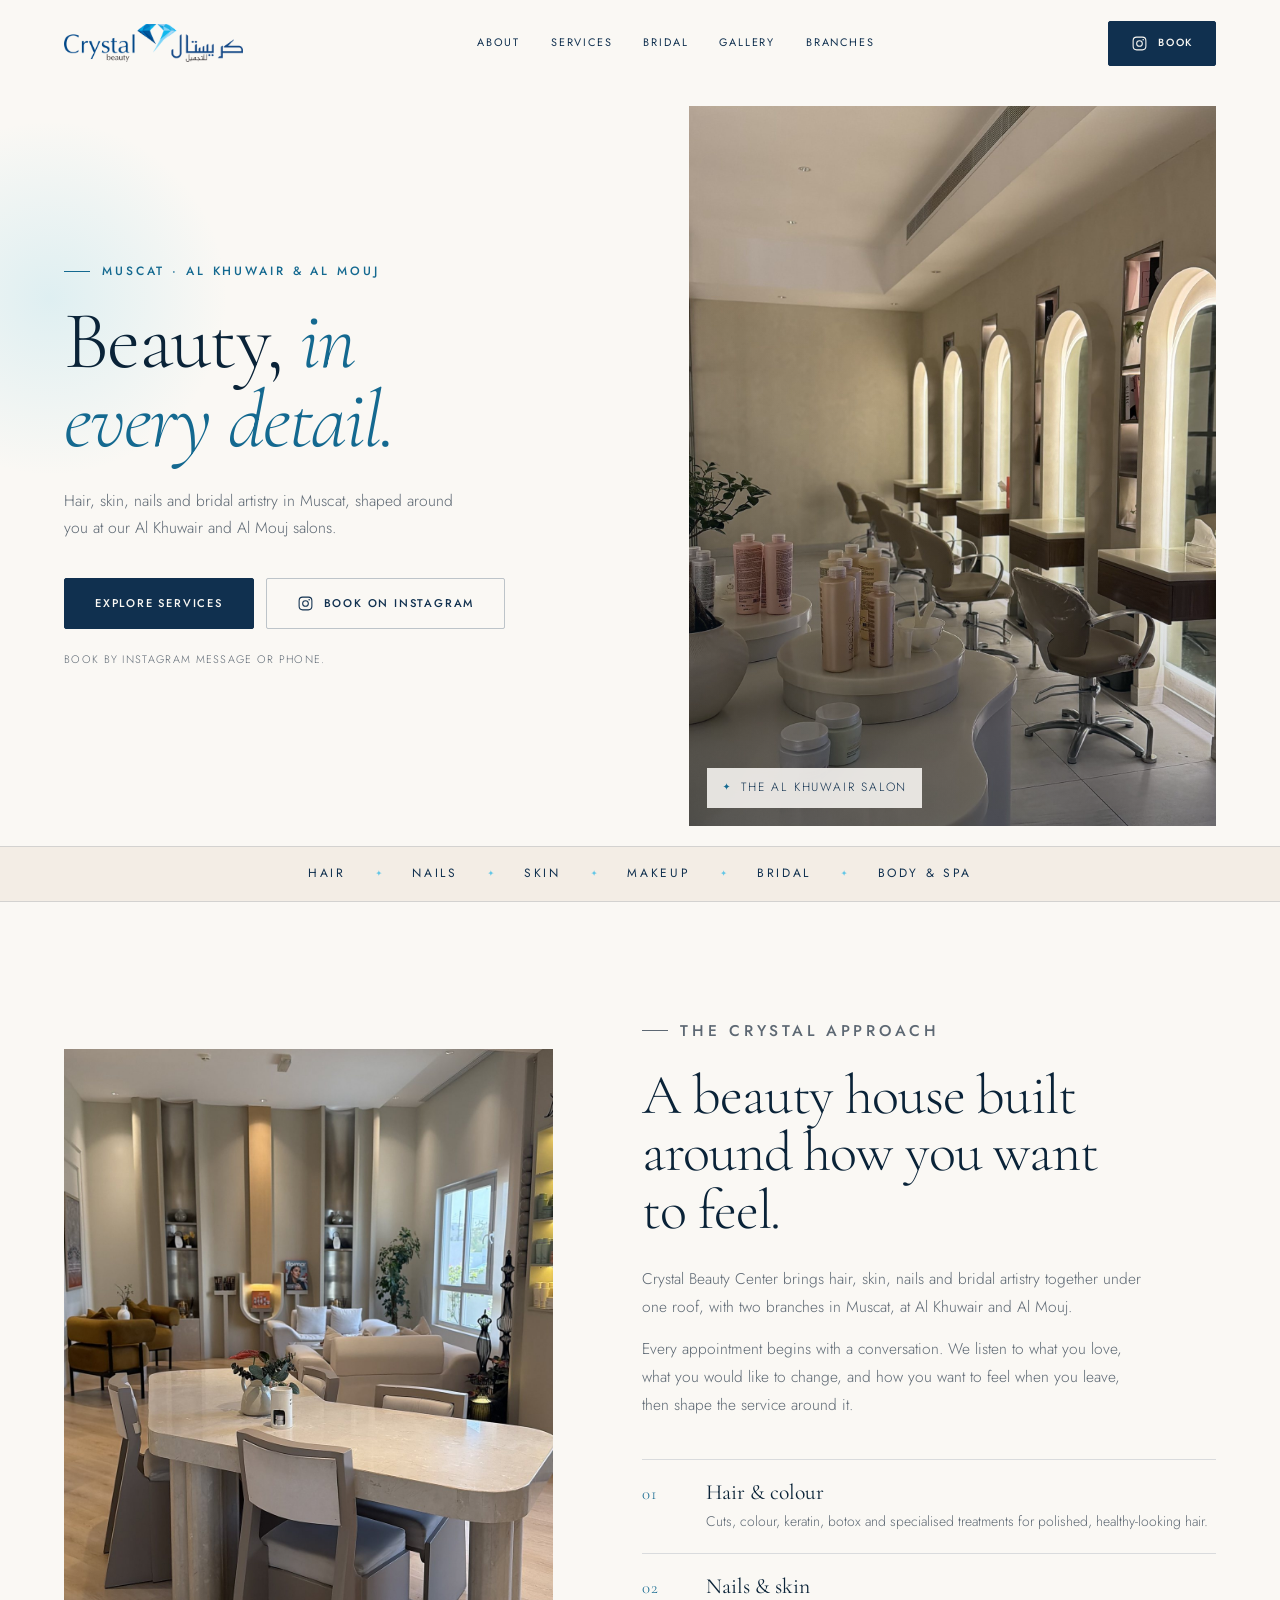
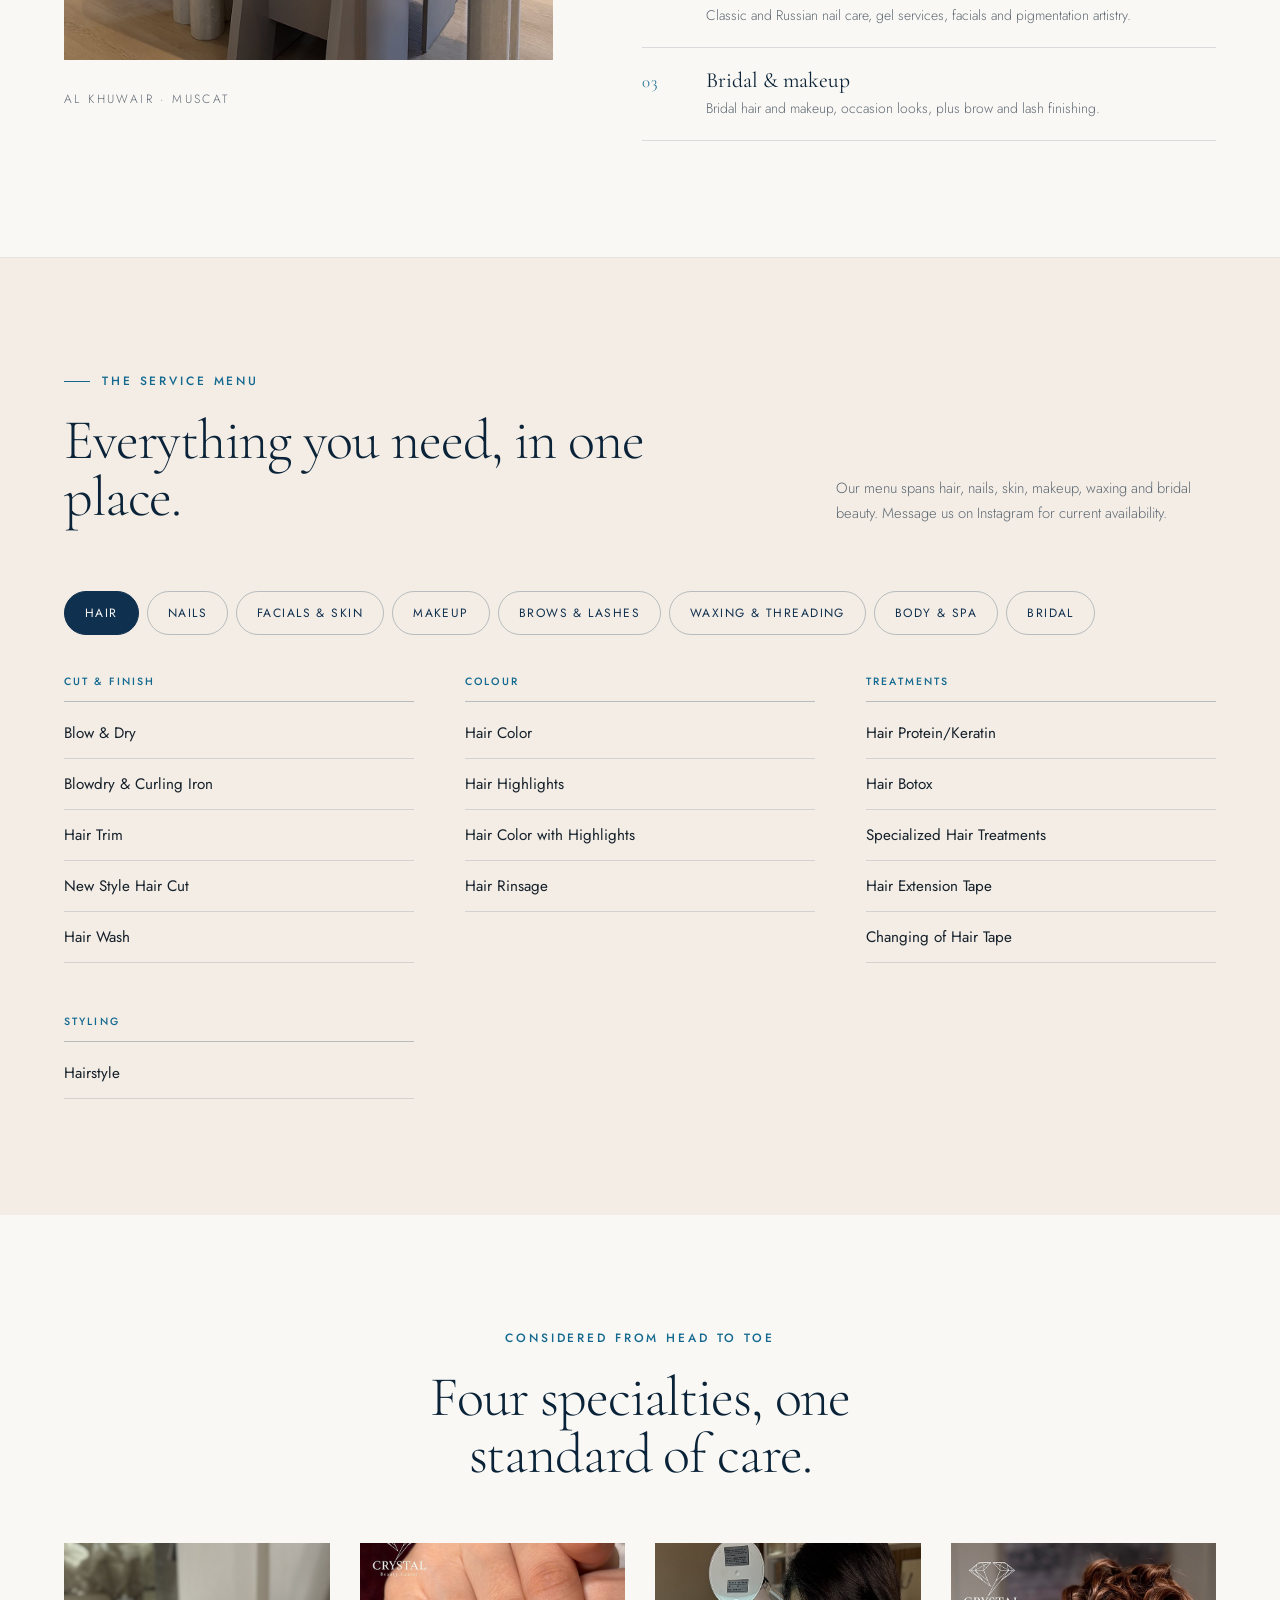
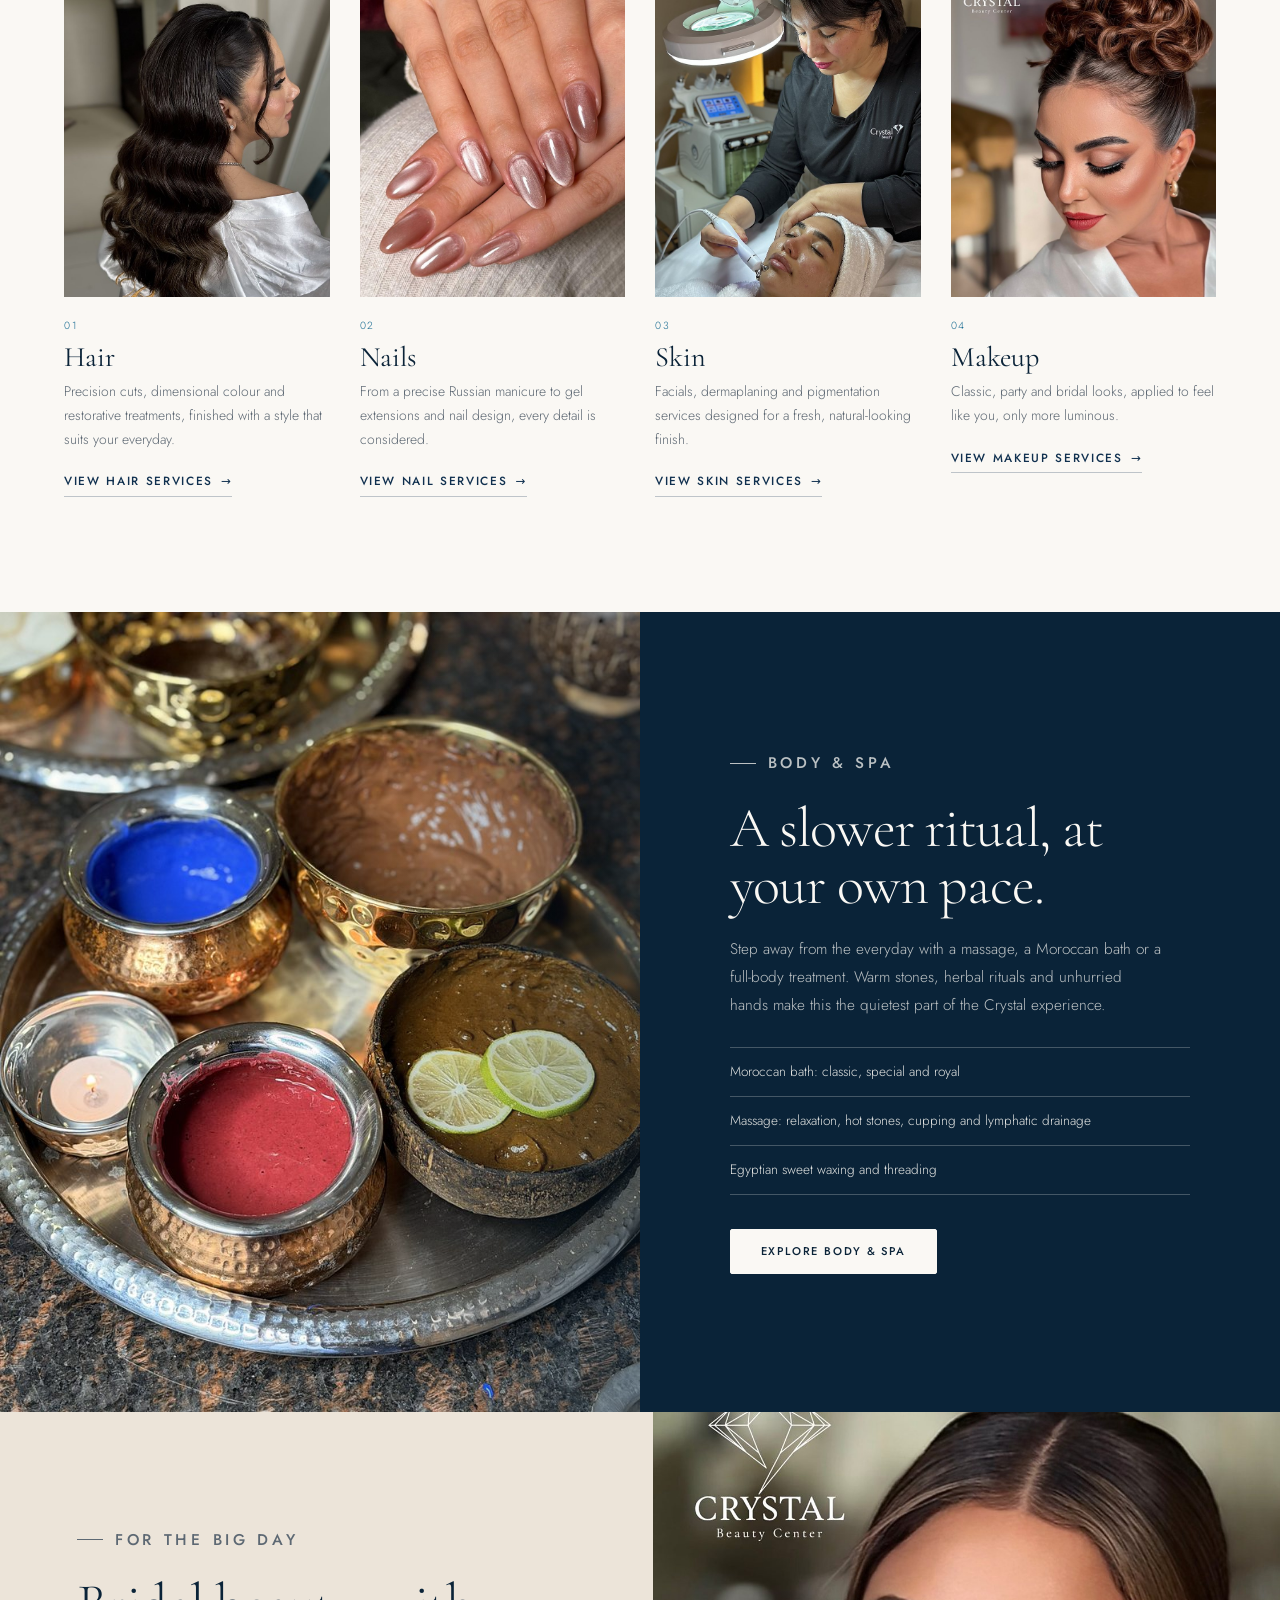
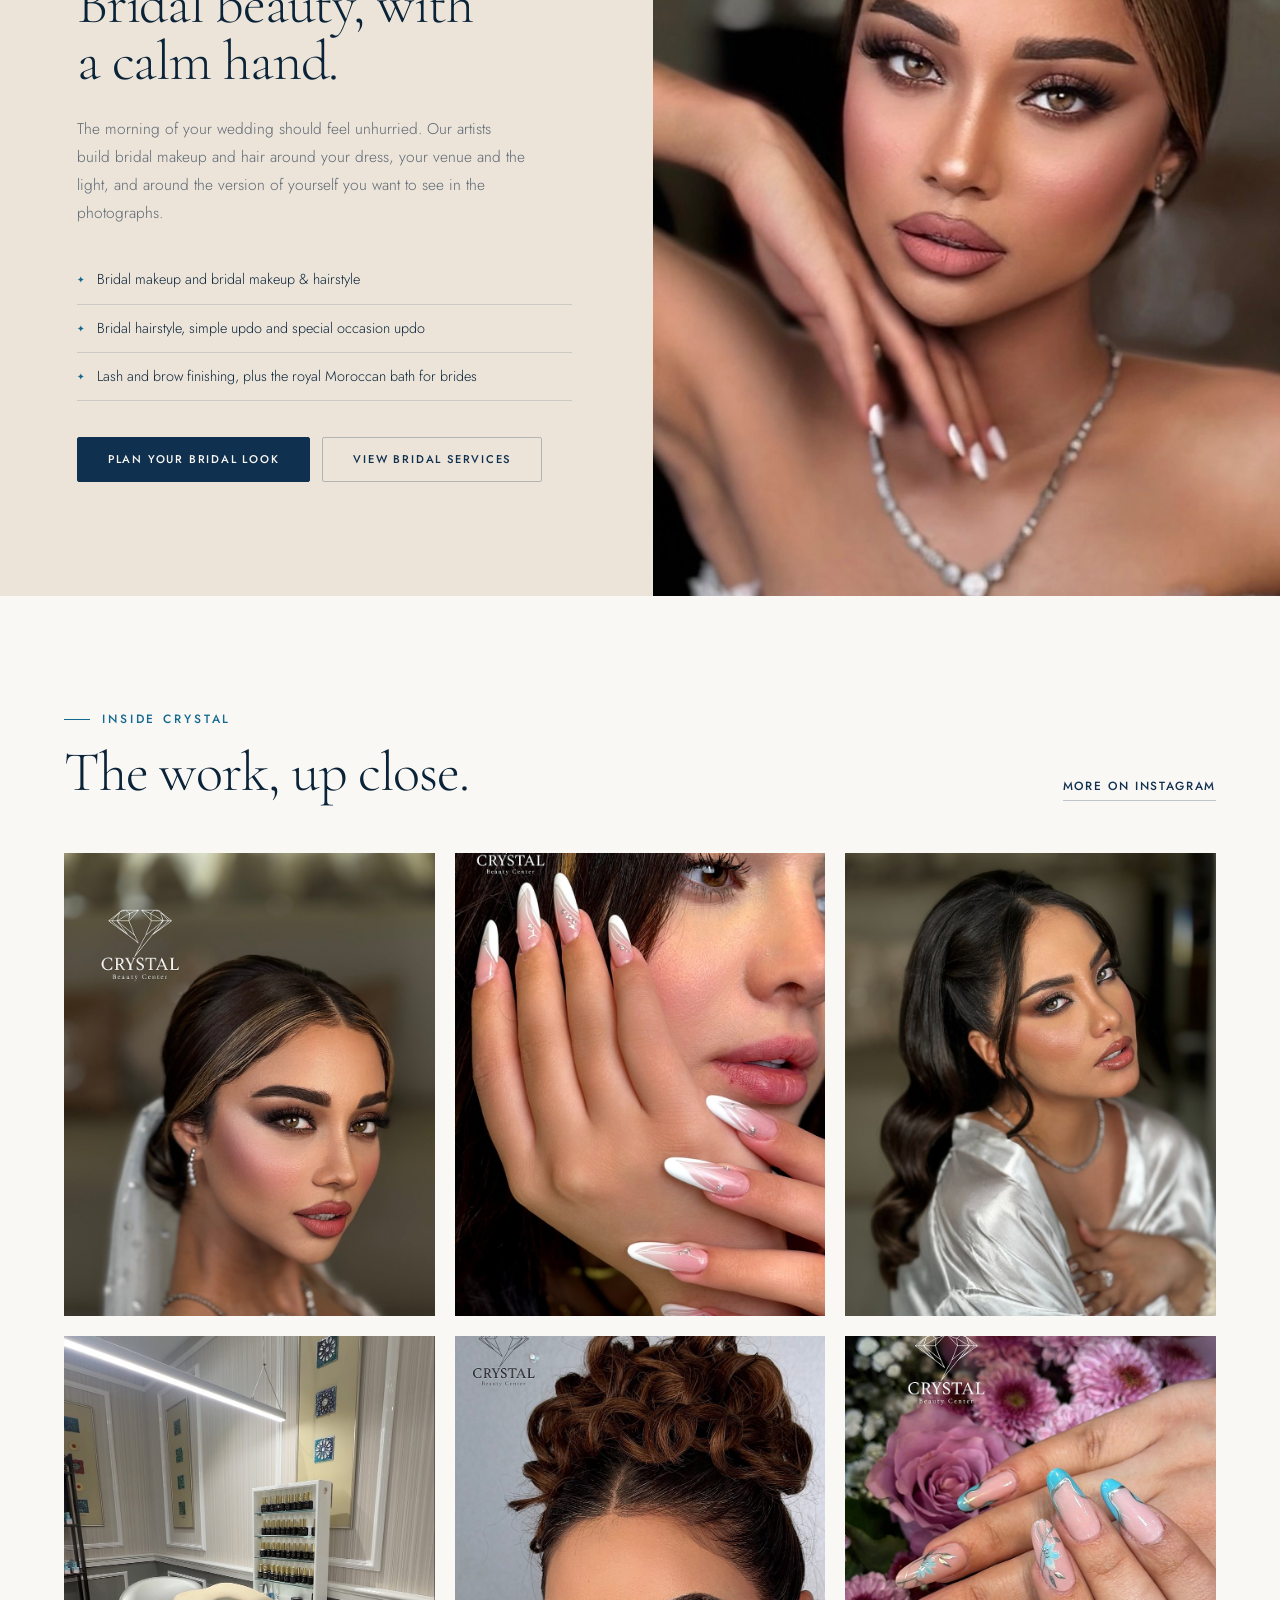
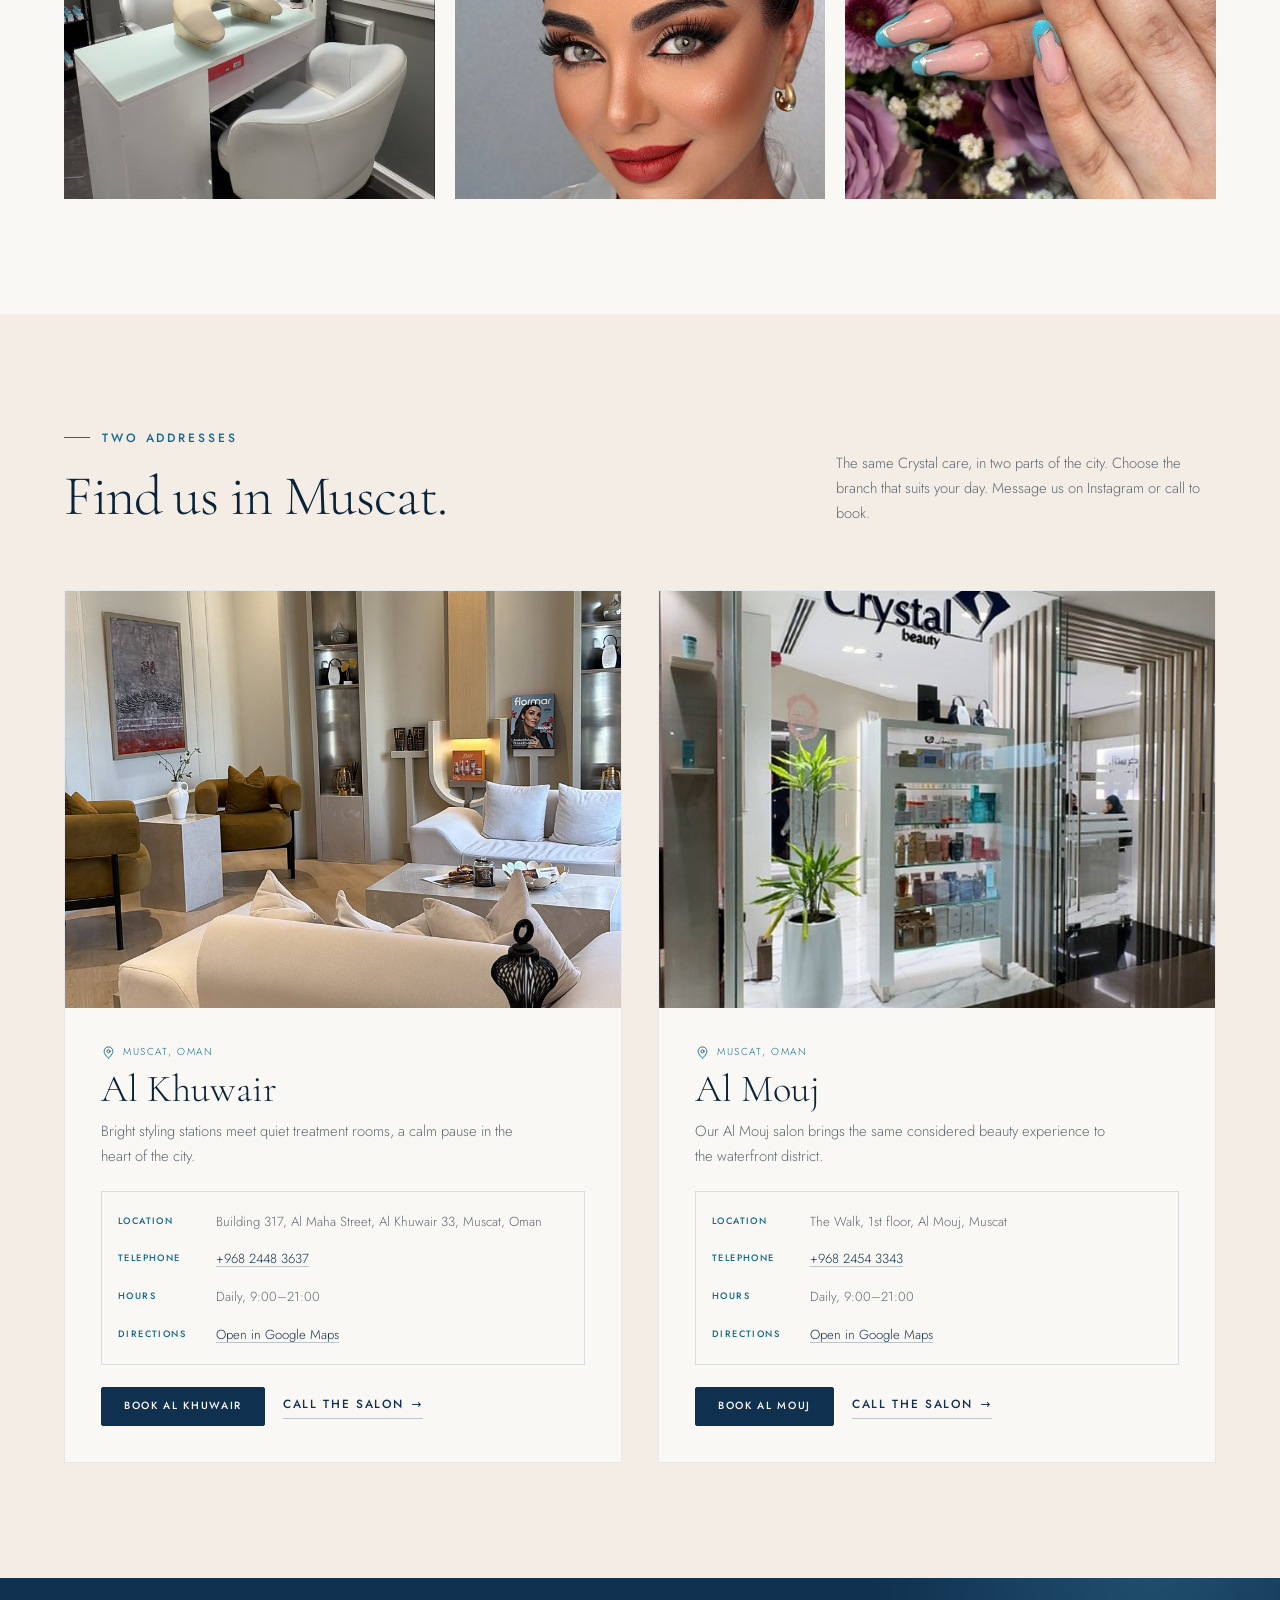
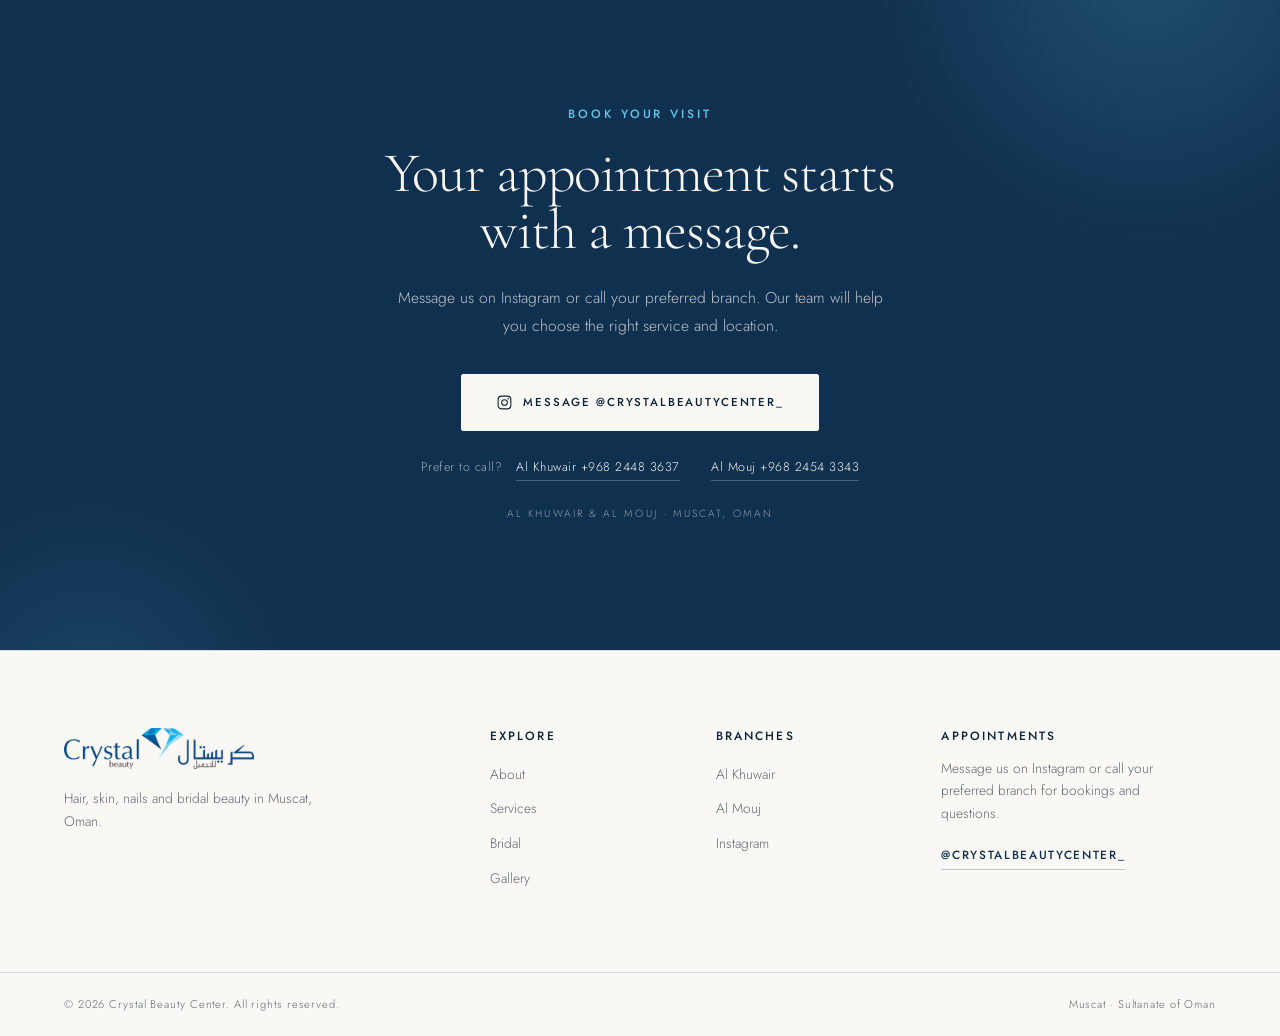
<file: index.html>
<!DOCTYPE html>
<html lang="en">
<head>
  <meta charset="utf-8">
  <meta name="viewport" content="width=device-width, initial-scale=1">
  <title>Crystal Beauty Center | Hair, Nails &amp; Bridal Beauty in Muscat</title>
  <meta name="description" content="Crystal Beauty Center is a beauty salon in Muscat with branches in Al Khuwair and Al Mouj. Explore hair, nails, facials, makeup and bridal beauty.">
  <link rel="canonical" href="https://crystalbeautycenter.com/">
  <meta name="theme-color" content="#faf8f4">
  <meta name="robots" content="index, follow">
  <meta name="geo.region" content="OM-MA">
  <meta name="geo.placename" content="Muscat">

  <meta property="og:type" content="website">
  <meta property="og:site_name" content="Crystal Beauty Center">
  <meta property="og:title" content="Crystal Beauty Center | Beauty Salon in Muscat">
  <meta property="og:description" content="Hair, nails, skin, makeup and bridal artistry at Crystal Beauty Center in Al Khuwair and Al Mouj, Muscat.">
  <meta property="og:url" content="https://crystalbeautycenter.com/">
  <meta property="og:image" content="https://crystalbeautycenter.com/assets/images/og-image.jpg">
  <meta property="og:image:width" content="1200">
  <meta property="og:image:height" content="630">
  <meta property="og:image:alt" content="Illuminated arched mirrors at Crystal Beauty Center in Muscat">
  <meta property="og:image:type" content="image/jpeg">
  <meta property="og:locale" content="en_OM">
  <meta name="twitter:card" content="summary_large_image">
  <meta name="twitter:title" content="Crystal Beauty Center | Beauty Salon in Muscat">
  <meta name="twitter:description" content="Hair, nails, skin, makeup and bridal artistry at Crystal Beauty Center in Al Khuwair and Al Mouj, Muscat.">
  <meta name="twitter:image" content="https://crystalbeautycenter.com/assets/images/og-image.jpg">

  <link rel="icon" href="favicon.ico" sizes="any">
  <link rel="icon" href="assets/images/favicon-32.png" sizes="32x32" type="image/png">
  <link rel="icon" href="assets/images/favicon-192.png" sizes="192x192" type="image/png">
  <link rel="apple-touch-icon" href="assets/images/apple-touch-icon.png">
  <link rel="manifest" href="site.webmanifest">

  <link rel="preconnect" href="https://fonts.googleapis.com">
  <link rel="preconnect" href="https://fonts.gstatic.com" crossorigin>
  <link href="https://fonts.googleapis.com/css2?family=Cormorant+Garamond:wght@300;400;500;600&family=Jost:wght@300;400;500&display=swap" rel="stylesheet">
  <link rel="preload" as="image" href="assets/images/hero.jpg" media="(min-width: 701px)" fetchpriority="high">
  <link rel="preload" as="image" href="assets/images/hero-mobile.jpg" media="(max-width: 700px)" fetchpriority="high">
  <link rel="stylesheet" href="assets/css/styles.css">

  <script type="application/ld+json">
  {
    "@context": "https://schema.org",
    "@type": "BeautySalon",
    "@id": "https://crystalbeautycenter.com/#business",
    "name": "Crystal Beauty Center",
    "url": "https://crystalbeautycenter.com/",
    "logo": "https://crystalbeautycenter.com/assets/images/logo.png",
    "image": ["https://crystalbeautycenter.com/assets/images/og-image.jpg"],
    "description": "A beauty salon in Muscat, Oman, offering hair, nails, facials, makeup, waxing and bridal beauty services, with branches in Al Khuwair and Al Mouj.",
    "sameAs": ["https://www.instagram.com/crystalbeautycenter_/"],
    "areaServed": { "@type": "City", "name": "Muscat" },
    "address": {
      "@type": "PostalAddress",
      "addressLocality": "Muscat",
      "addressCountry": "OM"
    },
    "department": [
      {
        "@type": "BeautySalon",
        "name": "Crystal Beauty Center — Al Khuwair",
        "url": "https://crystalbeautycenter.com/#branches",
        "telephone": "+968 2448 3637",
        "hasMap": "https://www.google.com/maps/place/?q=place_id:ChIJZW6BhCH_kT4RPSn9BnKX5eo",
        "parentOrganization": { "@id": "https://crystalbeautycenter.com/#business" },
        "address": { "@type": "PostalAddress", "streetAddress": "Building 317, Al Maha Street, Al Khuwair 33", "addressLocality": "Muscat", "addressCountry": "OM" },
        "openingHoursSpecification": {
          "@type": "OpeningHoursSpecification",
          "dayOfWeek": ["Monday", "Tuesday", "Wednesday", "Thursday", "Friday", "Saturday", "Sunday"],
          "opens": "09:00",
          "closes": "21:00"
        }
      },
      {
        "@type": "BeautySalon",
        "name": "Crystal Beauty Center — Al Mouj",
        "url": "https://crystalbeautycenter.com/#branches",
        "telephone": "+968 2454 3343",
        "hasMap": "https://www.google.com/maps/place/?q=place_id:ChIJ0e-FxfL9jT4RgVMDjdjvP_M",
        "sameAs": "https://www.almouj.com/en/shop-and-dine/crystal-beauty/",
        "parentOrganization": { "@id": "https://crystalbeautycenter.com/#business" },
        "address": {
          "@type": "PostalAddress",
          "streetAddress": "The Walk, 1st Floor, Al Mouj",
          "addressLocality": "Muscat",
          "addressCountry": "OM"
        },
        "openingHoursSpecification": {
          "@type": "OpeningHoursSpecification",
          "dayOfWeek": ["Monday", "Tuesday", "Wednesday", "Thursday", "Friday", "Saturday", "Sunday"],
          "opens": "09:00",
          "closes": "21:00"
        }
      }
    ],
    "hasOfferCatalog": {
      "@type": "OfferCatalog",
      "name": "Beauty services",
      "itemListElement": [
        { "@type": "OfferCatalog", "name": "Hair services" },
        { "@type": "OfferCatalog", "name": "Nail services" },
        { "@type": "OfferCatalog", "name": "Facials and pigmentation" },
        { "@type": "OfferCatalog", "name": "Makeup" },
        { "@type": "OfferCatalog", "name": "Eyebrow and lash services" },
        { "@type": "OfferCatalog", "name": "Waxing and threading" },
        { "@type": "OfferCatalog", "name": "Massage, Moroccan bath and body care" },
        { "@type": "OfferCatalog", "name": "Bridal beauty" }
      ]
    }
  }
  </script>
</head>
<body>
  <a class="skip-link" href="#main">Skip to content</a>

  <header class="site-header" data-header>
    <div class="shell header-inner">
      <a class="brand" href="#top" aria-label="Crystal Beauty Center — home">
        <img src="assets/images/logo.png" alt="Crystal Beauty Center" width="480" height="104">
      </a>

      <nav class="primary-nav" id="primary-nav" aria-label="Primary">
        <ul>
          <li><a href="#about">About</a></li>
          <li><a href="#services">Services</a></li>
          <li><a href="#bridal">Bridal</a></li>
          <li><a href="#gallery">Gallery</a></li>
          <li><a href="#branches">Branches</a></li>
        </ul>
      </nav>

      <div class="header-actions">
        <a class="btn btn--small btn--navy" href="https://www.instagram.com/crystalbeautycenter_/" target="_blank" rel="noopener">
          <svg class="icon" viewBox="0 0 24 24" aria-hidden="true" focusable="false"><rect x="3" y="3" width="18" height="18" rx="5"/><circle cx="12" cy="12" r="4"/><circle cx="17.2" cy="6.8" r="1.1" fill="currentColor" stroke="none"/></svg>
          Book
        </a>
        <button class="menu-toggle" type="button" aria-expanded="false" aria-controls="mobile-menu" data-menu-toggle>
          <span class="menu-toggle__label">Menu</span>
          <span class="menu-toggle__bars" aria-hidden="true"><span></span><span></span></span>
        </button>
      </div>
    </div>
  </header>

  <aside class="mobile-menu" id="mobile-menu" hidden data-mobile-menu aria-label="Site menu">
    <nav aria-label="Mobile">
      <ul>
        <li><a href="#about">About</a></li>
        <li><a href="#services">Services</a></li>
        <li><a href="#bridal">Bridal</a></li>
        <li><a href="#gallery">Gallery</a></li>
        <li><a href="#branches">Branches</a></li>
      </ul>
    </nav>
    <a class="btn btn--navy btn--block" href="https://www.instagram.com/crystalbeautycenter_/" target="_blank" rel="noopener">Book on Instagram</a>
    <p class="mobile-menu__note">Al Khuwair &amp; Al Mouj · Muscat, Oman</p>
  </aside>

  <main id="main">
    <section class="hero" id="top" aria-labelledby="hero-title">
      <div class="shell hero-grid">
        <div class="hero-copy">
          <p class="eyebrow"><span class="eyebrow__line" aria-hidden="true"></span>Muscat · Al Khuwair &amp; Al Mouj</p>
          <h1 id="hero-title">Beauty, <em>in every detail.</em></h1>
          <p class="hero-lede">Hair, skin, nails and bridal artistry in Muscat, shaped around you at our Al Khuwair and Al Mouj salons.</p>
          <div class="hero-actions">
            <a class="btn btn--navy" href="#services">Explore services</a>
            <a class="btn btn--ghost" href="https://www.instagram.com/crystalbeautycenter_/" target="_blank" rel="noopener">
              <svg class="icon" viewBox="0 0 24 24" aria-hidden="true" focusable="false"><rect x="3" y="3" width="18" height="18" rx="5"/><circle cx="12" cy="12" r="4"/><circle cx="17.2" cy="6.8" r="1.1" fill="currentColor" stroke="none"/></svg>
              Book on Instagram
            </a>
          </div>
          <p class="hero-note">Book by Instagram message or phone.</p>
        </div>

        <div class="hero-visual">
          <div class="hero-frame">
            <picture>
              <source media="(max-width: 700px)" srcset="assets/images/hero-mobile.jpg">
              <img src="assets/images/hero.jpg" alt="Styling stations beneath illuminated arched mirrors at Crystal Beauty Center" width="1600" height="2000" fetchpriority="high" decoding="async">
            </picture>
            <p class="hero-caption"><span aria-hidden="true">✦</span> The Al Khuwair salon</p>
          </div>
        </div>
      </div>

      <div class="service-strip">
        <div class="shell service-strip__inner" role="group" aria-label="Service categories" tabindex="0">
          <span>Hair</span><span class="diamond" aria-hidden="true">✦</span>
          <span>Nails</span><span class="diamond" aria-hidden="true">✦</span>
          <span>Skin</span><span class="diamond" aria-hidden="true">✦</span>
          <span>Makeup</span><span class="diamond" aria-hidden="true">✦</span>
          <span>Bridal</span><span class="diamond" aria-hidden="true">✦</span>
          <span>Body &amp; spa</span>
        </div>
      </div>
    </section>

    <section class="section about" id="about" aria-labelledby="about-title">
      <div class="shell about-grid">
        <div class="about-media">
          <figure class="framed-image">
            <img src="assets/images/about.jpg" alt="Crystal Beauty Center salon interior with styling chairs and illuminated mirrors" width="1200" height="1500" loading="lazy" decoding="async">
          </figure>
          <p class="image-caption">Al Khuwair · Muscat</p>
        </div>

        <div class="about-copy">
          <p class="eyebrow"><span class="eyebrow__line" aria-hidden="true"></span>The Crystal approach</p>
          <h2 id="about-title">A beauty house built around how you want to feel.</h2>
          <p>Crystal Beauty Center brings hair, skin, nails and bridal artistry together under one roof, with two branches in Muscat, at Al Khuwair and Al Mouj.</p>
          <p>Every appointment begins with a conversation. We listen to what you love, what you would like to change, and how you want to feel when you leave, then shape the service around it.</p>

          <ul class="pillars">
            <li>
              <span class="pillars__num" aria-hidden="true">01</span>
              <div>
                <h3>Hair &amp; colour</h3>
                <p>Cuts, colour, keratin, botox and specialised treatments for polished, healthy-looking hair.</p>
              </div>
            </li>
            <li>
              <span class="pillars__num" aria-hidden="true">02</span>
              <div>
                <h3>Nails &amp; skin</h3>
                <p>Classic and Russian nail care, gel services, facials and pigmentation artistry.</p>
              </div>
            </li>
            <li>
              <span class="pillars__num" aria-hidden="true">03</span>
              <div>
                <h3>Bridal &amp; makeup</h3>
                <p>Bridal hair and makeup, occasion looks, plus brow and lash finishing.</p>
              </div>
            </li>
          </ul>
        </div>
      </div>
    </section>

    <section class="section services" id="services" aria-labelledby="services-title">
      <div class="shell">
        <div class="section-head">
          <div>
            <p class="eyebrow"><span class="eyebrow__line" aria-hidden="true"></span>The service menu</p>
            <h2 id="services-title">Everything you need, in one place.</h2>
          </div>
          <p class="section-head__note">Our menu spans hair, nails, skin, makeup, waxing and bridal beauty. Message us on Instagram for current availability.</p>
        </div>

        <div class="tabs" data-tabs>
          <div class="tablist" role="tablist" aria-label="Service categories">
            <button class="tab" id="tab-hair" role="tab" aria-selected="true" aria-controls="panel-hair" tabindex="0">Hair</button>
            <button class="tab" id="tab-nails" role="tab" aria-selected="false" aria-controls="panel-nails" tabindex="-1">Nails</button>
            <button class="tab" id="tab-facials" role="tab" aria-selected="false" aria-controls="panel-facials" tabindex="-1">Facials &amp; skin</button>
            <button class="tab" id="tab-makeup" role="tab" aria-selected="false" aria-controls="panel-makeup" tabindex="-1">Makeup</button>
            <button class="tab" id="tab-brows" role="tab" aria-selected="false" aria-controls="panel-brows" tabindex="-1">Brows &amp; lashes</button>
            <button class="tab" id="tab-waxing" role="tab" aria-selected="false" aria-controls="panel-waxing" tabindex="-1">Waxing &amp; threading</button>
            <button class="tab" id="tab-body" role="tab" aria-selected="false" aria-controls="panel-body" tabindex="-1">Body &amp; spa</button>
            <button class="tab" id="tab-bridal" role="tab" aria-selected="false" aria-controls="panel-bridal" tabindex="-1">Bridal</button>
          </div>
          <p class="visually-hidden" data-tab-status aria-live="polite" aria-atomic="true"></p>

          <div class="tab-panels">
            <div class="tab-panel" id="panel-hair" role="tabpanel" aria-labelledby="tab-hair" tabindex="0">
              <div class="service-grid">
                <div class="service-group">
                  <h3>Cut &amp; finish</h3>
                  <ul class="service-list">
                    <li class="service"><span class="service-name">Blow &amp; Dry</span></li>
                    <li class="service"><span class="service-name">Blowdry &amp; Curling Iron</span></li>
                    <li class="service"><span class="service-name">Hair Trim</span></li>
                    <li class="service"><span class="service-name">New Style Hair Cut</span></li>
                    <li class="service"><span class="service-name">Hair Wash</span></li>
                  </ul>
                </div>

                <div class="service-group">
                  <h3>Colour</h3>
                  <ul class="service-list">
                    <li class="service"><span class="service-name">Hair Color</span></li>
                    <li class="service"><span class="service-name">Hair Highlights</span></li>
                    <li class="service"><span class="service-name">Hair Color with Highlights</span></li>
                    <li class="service"><span class="service-name">Hair Rinsage</span></li>
                  </ul>
                </div>

                <div class="service-group">
                  <h3>Treatments</h3>
                  <ul class="service-list">
                    <li class="service"><span class="service-name">Hair Protein/Keratin</span></li>
                    <li class="service"><span class="service-name">Hair Botox</span></li>
                    <li class="service"><span class="service-name">Specialized Hair Treatments</span></li>
                    <li class="service"><span class="service-name">Hair Extension Tape</span></li>
                    <li class="service"><span class="service-name">Changing of Hair Tape</span></li>
                  </ul>
                </div>

                <div class="service-group">
                  <h3>Styling</h3>
                  <ul class="service-list">
                    <li class="service"><span class="service-name">Hairstyle</span></li>
                  </ul>
                </div>
              </div>
            </div>

            <div class="tab-panel" id="panel-nails" role="tabpanel" aria-labelledby="tab-nails" tabindex="0" hidden>
              <div class="service-grid">
                <div class="service-group">
                  <h3>Manicure &amp; pedicure</h3>
                  <ul class="service-list">
                    <li class="service"><span class="service-name">Classic Manicure &amp; Pedicure</span></li>
                    <li class="service"><span class="service-name">Basic Manicure</span></li>
                    <li class="service"><span class="service-name">Basic Pedicure</span></li>
                    <li class="service"><span class="service-name">Spa Manicure &amp; Pedicure</span></li>
                    <li class="service"><span class="service-name">Russian Manicure &amp; Pedicure</span></li>
                    <li class="service"><span class="service-name">Russian Manicure</span></li>
                    <li class="service"><span class="service-name">Russian Pedicure</span></li>
                    <li class="service"><span class="service-name">Skin Lightening – A Treatment</span></li>
                    <li class="service"><span class="service-name">Paraffin</span></li>
                  </ul>
                </div>

                <div class="service-group">
                  <h3>Polish &amp; gel</h3>
                  <ul class="service-list">
                    <li class="service"><span class="service-name">Normal Polish – Hands</span></li>
                    <li class="service"><span class="service-name">Normal Polish – Feet</span></li>
                    <li class="service"><span class="service-name">Normal Polish French</span></li>
                    <li class="service"><span class="service-name">Gel Polish</span></li>
                    <li class="service"><span class="service-name">Ombre Gel Polish</span></li>
                    <li class="service"><span class="service-name">French Gel Polish</span></li>
                    <li class="service"><span class="service-name">Builder Gel (Advance Gel)</span></li>
                  </ul>
                </div>

                <div class="service-group">
                  <h3>Enhancements &amp; care</h3>
                  <ul class="service-list">
                    <li class="service"><span class="service-name">Nail Cut</span></li>
                    <li class="service"><span class="service-name">Nail File</span></li>
                    <li class="service"><span class="service-name">File, Cut &amp; Polish</span></li>
                    <li class="service"><span class="service-name">Nail Design per Nail</span></li>
                    <li class="service"><span class="service-name">Gel Nail Extension</span></li>
                    <li class="service"><span class="service-name">Artificial Nail Fixing</span></li>
                    <li class="service"><span class="service-name">Gel Repair</span></li>
                    <li class="service"><span class="service-name">Gel Polish Removal</span></li>
                    <li class="service"><span class="service-name">Gel Extension Removal – Hands</span></li>
                  </ul>
                </div>
              </div>
            </div>

            <div class="tab-panel" id="panel-facials" role="tabpanel" aria-labelledby="tab-facials" tabindex="0" hidden>
              <div class="service-grid">
                <div class="service-group">
                  <h3>Facials</h3>
                  <ul class="service-list">
                    <li class="service"><span class="service-name">Classic</span></li>
                    <li class="service"><span class="service-name">Anti-ageing (Detox)</span></li>
                    <li class="service"><span class="service-name">JDA Signature Anti-ageing</span></li>
                    <li class="service"><span class="service-name">Hydra Facial</span></li>
                    <li class="service"><span class="service-name">Facial with Stem Cells</span></li>
                    <li class="service"><span class="service-name">Crystal Peeling Facial</span></li>
                    <li class="service"><span class="service-name">Dermaplaning with Medical Mask</span></li>
                  </ul>
                </div>

                <div class="service-group">
                  <h3>Pigmentation</h3>
                  <ul class="service-list">
                    <li class="service"><span class="service-name">Eyebrow Microblading</span></li>
                    <li class="service"><span class="service-name">Eyebrow Nano Blading</span></li>
                    <li class="service"><span class="service-name">Eyebrow Micropigmentation</span></li>
                    <li class="service"><span class="service-name">Lip Blush</span></li>
                  </ul>
                  
                </div>
              </div>
            </div>

            <div class="tab-panel" id="panel-makeup" role="tabpanel" aria-labelledby="tab-makeup" tabindex="0" hidden>
              <div class="service-grid">
                <div class="service-group">
                  <h3>Makeup artistry</h3>
                  <ul class="service-list">
                    <li class="service"><span class="service-name">Classic Makeup</span></li>
                    <li class="service"><span class="service-name">Party Makeup</span></li>
                    <li class="service"><span class="service-name">Special Occasion Makeup</span></li>
                    <li class="service"><span class="service-name">Bridal Makeup</span></li>
                    <li class="service"><span class="service-name">Bridal Makeup &amp; Hairstyle</span></li>
                    <li class="service"><span class="service-name">Special Halloween Makeup</span></li>
                    <li class="service"><span class="service-name">Face Painting</span></li>
                  </ul>
                </div>

                <div class="service-group service-group--aside">
                  <h3>For the big day</h3>
                  <p class="service-aside">Bridal makeup can be booked on its own or paired with bridal hair. Message us to plan the full look, from the first consultation to the final touch-up.</p>
                  <a class="text-link" href="#bridal">Explore bridal beauty <span aria-hidden="true">→</span></a>
                </div>
              </div>
            </div>

            <div class="tab-panel" id="panel-brows" role="tabpanel" aria-labelledby="tab-brows" tabindex="0" hidden>
              <div class="service-grid">
                <div class="service-group">
                  <h3>Brow &amp; lash services</h3>
                  <ul class="service-list">
                    <li class="service"><span class="service-name">Eyebrow Tint</span></li>
                    <li class="service"><span class="service-name">Eyebrow Lamination</span></li>
                    <li class="service"><span class="service-name">Lashes Lamination</span></li>
                    <li class="service"><span class="service-name">Eyebrow &amp; Lashes Lamination</span></li>
                    <li class="service"><span class="service-name">Nano Lashes Extension</span></li>
                  </ul>
                </div>

                <div class="service-group service-group--aside">
                  <h3>Finishing touches</h3>
                  <p class="service-aside">Brow shaping and definition can complete any makeup look or stand alone as a finishing treatment. Pair lamination with a tint for a fuller, groomed finish.</p>
                  <a class="text-link" href="https://www.instagram.com/crystalbeautycenter_/" target="_blank" rel="noopener">Ask about availability</a>
                </div>
              </div>
            </div>

            <div class="tab-panel" id="panel-waxing" role="tabpanel" aria-labelledby="tab-waxing" tabindex="0" hidden>
              <div class="service-grid">
                <div class="service-group">
                  <h3>Egyptian sweet waxing</h3>
                  <ul class="service-list service-list--inline">
                    <li class="service"><span class="service-name">Full Body</span></li>
                    <li class="service"><span class="service-name">Full Hands</span></li>
                    <li class="service"><span class="service-name">Full Legs</span></li>
                    <li class="service"><span class="service-name">Half Hands</span></li>
                    <li class="service"><span class="service-name">Half Legs</span></li>
                    <li class="service"><span class="service-name">Abdomen</span></li>
                    <li class="service"><span class="service-name">Abdomen &amp; Back</span></li>
                    <li class="service"><span class="service-name">Underarms</span></li>
                    <li class="service"><span class="service-name">Bikini</span></li>
                  </ul>
                </div>

                <div class="service-group">
                  <h3>Waxing</h3>
                  <ul class="service-list service-list--inline">
                    <li class="service"><span class="service-name">Full Body</span></li>
                    <li class="service"><span class="service-name">Full Hands</span></li>
                    <li class="service"><span class="service-name">Full Legs</span></li>
                    <li class="service"><span class="service-name">Half Hands</span></li>
                    <li class="service"><span class="service-name">Half Legs</span></li>
                    <li class="service"><span class="service-name">Full Face</span></li>
                    <li class="service"><span class="service-name">Stomach</span></li>
                    <li class="service"><span class="service-name">Stomach &amp; Back</span></li>
                    <li class="service"><span class="service-name">Underarms</span></li>
                    <li class="service"><span class="service-name">Nose</span></li>
                  </ul>
                </div>

                <div class="service-group">
                  <h3>Threading</h3>
                  <ul class="service-list service-list--inline">
                    <li class="service"><span class="service-name">Full Face with Eyebrow</span></li>
                    <li class="service"><span class="service-name">Full Face</span></li>
                    <li class="service"><span class="service-name">Eyebrow Shaping</span></li>
                    <li class="service"><span class="service-name">Eyebrow Cleaning</span></li>
                    <li class="service"><span class="service-name">Upper Lip</span></li>
                    <li class="service"><span class="service-name">Lower Lip</span></li>
                    <li class="service"><span class="service-name">Neck</span></li>
                    <li class="service"><span class="service-name">Forehead</span></li>
                  </ul>
                </div>
              </div>
            </div>

            <div class="tab-panel" id="panel-body" role="tabpanel" aria-labelledby="tab-body" tabindex="0" hidden>
              <div class="service-grid">
                <div class="service-group">
                  <h3>Massage</h3>
                  <ul class="service-list">
                    <li class="service"><span class="service-name">Neck/Shoulder/Feet</span></li>
                    <li class="service"><span class="service-name">Relaxation</span></li>
                    <li class="service"><span class="service-name">Tissue</span></li>
                    <li class="service"><span class="service-name">Hot Stones</span></li>
                    <li class="service"><span class="service-name">Hot Dry Cupping</span></li>
                    <li class="service"><span class="service-name">Lymphatic Drainage</span></li>
                  </ul>
                </div>

                <div class="service-group">
                  <h3>Moroccan bath</h3>
                  <ul class="service-list">
                    <li class="service"><span class="service-name">Classic</span></li>
                    <li class="service"><span class="service-name">Special</span></li>
                    <li class="service"><span class="service-name">Royal</span></li>
                  </ul>
                </div>

                <div class="service-group">
                  <h3>Bleaching</h3>
                  <ul class="service-list service-list--inline">
                    <li class="service"><span class="service-name">Full Body</span></li>
                    <li class="service"><span class="service-name">Part of the Body</span></li>
                    <li class="service"><span class="service-name">Full Face</span></li>
                    <li class="service"><span class="service-name">Eyebrow</span></li>
                  </ul>
                </div>
              </div>
            </div>

            <div class="tab-panel" id="panel-bridal" role="tabpanel" aria-labelledby="tab-bridal" tabindex="0" hidden>
              <div class="service-grid">
                <div class="service-group">
                  <h3>Bridal hair &amp; makeup</h3>
                  <ul class="service-list">
                    <li class="service"><span class="service-name">Bridal Makeup</span></li>
                    <li class="service"><span class="service-name">Bridal Makeup &amp; Hairstyle</span></li>
                    <li class="service"><span class="service-name">Bridal Hairstyle</span></li>
                    <li class="service"><span class="service-name">Special Occasion Updo</span></li>
                    <li class="service"><span class="service-name">Simple Updo</span></li>
                  </ul>
                </div>

                <div class="service-group">
                  <h3>Before the celebration</h3>
                  <ul class="service-list">
                    <li class="service"><span class="service-name">Royal</span></li>
                    <li class="service"><span class="service-name">Lashes Lamination</span></li>
                    <li class="service"><span class="service-name">Eyebrow &amp; Lashes Lamination</span></li>
                    <li class="service"><span class="service-name">Nano Lashes Extension</span></li>
                  </ul>
                  <p class="service-note">Bridal appointments are planned individually. Message us to talk through your date and look.</p>
                </div>
              </div>
            </div>
          </div>
        </div>
      </div>
    </section>

    <section class="section service-cards" aria-labelledby="cards-title">
      <div class="shell">
        <div class="section-head section-head--center">
          <div>
            <p class="eyebrow eyebrow--center">Considered from head to toe</p>
            <h2 id="cards-title">Four specialties, one standard of care.</h2>
          </div>
        </div>

        <div class="card-grid">
          <article class="editorial-card">
            <figure><img src="assets/images/svc-hair.jpg" alt="Long, glossy waved hair styled at Crystal Beauty Center" width="800" height="1000" loading="lazy" decoding="async"></figure>
            <div class="editorial-card__body">
              <p class="card-index">01</p>
              <h3>Hair</h3>
              <p>Precision cuts, dimensional colour and restorative treatments, finished with a style that suits your everyday.</p>
              <button class="text-link" type="button" data-open-tab="hair">View hair services <span aria-hidden="true">→</span></button>
            </div>
          </article>

          <article class="editorial-card">
            <figure><img src="assets/images/svc-nails.jpg" alt="Almond-shaped nude manicure with a chrome finish" width="800" height="1000" loading="lazy" decoding="async"></figure>
            <div class="editorial-card__body">
              <p class="card-index">02</p>
              <h3>Nails</h3>
              <p>From a precise Russian manicure to gel extensions and nail design, every detail is considered.</p>
              <button class="text-link" type="button" data-open-tab="nails">View nail services <span aria-hidden="true">→</span></button>
            </div>
          </article>

          <article class="editorial-card">
            <figure><img src="assets/images/svc-skin.jpg" alt="Facial treatment in progress at Crystal Beauty Center" width="800" height="1000" loading="lazy" decoding="async"></figure>
            <div class="editorial-card__body">
              <p class="card-index">03</p>
              <h3>Skin</h3>
              <p>Facials, dermaplaning and pigmentation services designed for a fresh, natural-looking finish.</p>
              <button class="text-link" type="button" data-open-tab="facials">View skin services <span aria-hidden="true">→</span></button>
            </div>
          </article>

          <article class="editorial-card">
            <figure><img src="assets/images/svc-makeup.jpg" alt="Bridal makeup with glowing skin and defined eyes by Crystal Beauty Center" width="800" height="1000" loading="lazy" decoding="async"></figure>
            <div class="editorial-card__body">
              <p class="card-index">04</p>
              <h3>Makeup</h3>
              <p>Classic, party and bridal looks, applied to feel like you, only more luminous.</p>
              <button class="text-link" type="button" data-open-tab="makeup">View makeup services <span aria-hidden="true">→</span></button>
            </div>
          </article>
        </div>
      </div>
    </section>

    <section class="ritual" aria-labelledby="ritual-title">
      <div class="ritual-grid">
        <figure class="ritual-media">
          <img src="assets/images/svc-rituals.jpg" alt="Moroccan bath ritual bowls with rose, clay and citrus at Crystal Beauty Center" width="800" height="1000" loading="lazy" decoding="async">
        </figure>
        <div class="ritual-copy">
          <p class="eyebrow eyebrow--light"><span class="eyebrow__line" aria-hidden="true"></span>Body &amp; spa</p>
          <h2 id="ritual-title">A slower ritual, at your own pace.</h2>
          <p>Step away from the everyday with a massage, a Moroccan bath or a full-body treatment. Warm stones, herbal rituals and unhurried hands make this the quietest part of the Crystal experience.</p>
          <ul class="ritual-list">
            <li>Moroccan bath: classic, special and royal</li>
            <li>Massage: relaxation, hot stones, cupping and lymphatic drainage</li>
            <li>Egyptian sweet waxing and threading</li>
          </ul>
          <button class="btn btn--light" type="button" data-open-tab="body">Explore body &amp; spa</button>
        </div>
      </div>
    </section>

    <section class="bridal" id="bridal" aria-labelledby="bridal-title">
      <div class="bridal-grid">
        <div class="bridal-copy">
          <p class="eyebrow eyebrow--light"><span class="eyebrow__line" aria-hidden="true"></span>For the big day</p>
          <h2 id="bridal-title">Bridal beauty, with a calm hand.</h2>
          <p>The morning of your wedding should feel unhurried. Our artists build bridal makeup and hair around your dress, your venue and the light, and around the version of yourself you want to see in the photographs.</p>
          <ul class="bridal-points">
            <li><span aria-hidden="true">✦</span> Bridal makeup and bridal makeup &amp; hairstyle</li>
            <li><span aria-hidden="true">✦</span> Bridal hairstyle, simple updo and special occasion updo</li>
            <li><span aria-hidden="true">✦</span> Lash and brow finishing, plus the royal Moroccan bath for brides</li>
          </ul>
          <div class="bridal-actions">
            <a class="btn btn--navy" href="https://www.instagram.com/crystalbeautycenter_/" target="_blank" rel="noopener">Plan your bridal look</a>
            <button class="btn btn--ghost" type="button" data-open-tab="bridal">View bridal services</button>
          </div>
        </div>
        <figure class="bridal-media">
          <img src="assets/images/bridal.jpg" alt="Bridal makeup with bold eyes and red roses by Crystal Beauty Center" width="1100" height="1375" loading="lazy" decoding="async">
        </figure>
      </div>
    </section>

    <section class="section gallery" id="gallery" aria-labelledby="gallery-title">
      <div class="shell">
        <div class="gallery-head">
          <div>
            <p class="eyebrow"><span class="eyebrow__line" aria-hidden="true"></span>Inside Crystal</p>
            <h2 id="gallery-title">The work, up close.</h2>
          </div>
          <a class="text-link" href="https://www.instagram.com/crystalbeautycenter_/" target="_blank" rel="noopener">More on Instagram</a>
        </div>

        <div class="gallery-grid">
          <button class="gallery-item" type="button" data-gallery-item data-caption="Bridal beauty: soft waves and luminous makeup" aria-label="View larger: Bridal beauty">
            <img src="assets/images/gallery-1.jpg" alt="Bridal portrait with soft waved hair and luminous makeup" width="900" height="1125" loading="lazy" decoding="async">
            <span class="gallery-item__label">Bridal</span>
          </button>
          <button class="gallery-item" type="button" data-gallery-item data-caption="Nail studio: a nude and chrome manicure" aria-label="View larger: Nail studio">
            <img src="assets/images/gallery-2.jpg" alt="Nude and chrome manicure by Crystal Beauty Center" width="900" height="1125" loading="lazy" decoding="async">
            <span class="gallery-item__label">Nails</span>
          </button>
          <button class="gallery-item" type="button" data-gallery-item data-caption="Hair styling: glossy caramel waves" aria-label="View larger: Hair styling">
            <img src="assets/images/gallery-3.jpg" alt="Glossy caramel waves styled at Crystal Beauty Center" width="900" height="1125" loading="lazy" decoding="async">
            <span class="gallery-item__label">Hair</span>
          </button>
          <button class="gallery-item" type="button" data-gallery-item data-caption="Nail design: florals and soft colour" aria-label="View larger: Nail design">
            <img src="assets/images/gallery-4.jpg" alt="Floral nail design in soft pastel colours at Crystal Beauty Center" width="900" height="1125" loading="lazy" decoding="async">
            <span class="gallery-item__label">Nail design</span>
          </button>
          <button class="gallery-item" type="button" data-gallery-item data-caption="Bridal makeup: defined eyes and roses" aria-label="View larger: Bridal makeup">
            <img src="assets/images/gallery-5.jpg" alt="Bridal makeup close-up with defined eyes and red roses" width="900" height="1125" loading="lazy" decoding="async">
            <span class="gallery-item__label">Bridal makeup</span>
          </button>
          <button class="gallery-item" type="button" data-gallery-item data-caption="The Al Mouj salon: styling stations and soft light" aria-label="View larger: The Al Mouj salon">
            <img src="assets/images/gallery-6.jpg" alt="Styling stations in the Al Mouj salon" width="900" height="1125" loading="lazy" decoding="async">
            <span class="gallery-item__label">Al Mouj</span>
          </button>
        </div>
      </div>
    </section>

    <section class="section branches" id="branches" aria-labelledby="branches-title">
      <div class="shell">
        <div class="section-head">
          <div>
            <p class="eyebrow"><span class="eyebrow__line" aria-hidden="true"></span>Two addresses</p>
            <h2 id="branches-title">Find us in Muscat.</h2>
          </div>
          <p class="section-head__note">The same Crystal care, in two parts of the city. Choose the branch that suits your day. Message us on Instagram or call to book.</p>
        </div>

        <div class="branch-grid">
          <article class="branch-card">
            <figure class="branch-card__media">
              <img src="assets/images/branch-al-khuwair.jpg" alt="Lounge seating at the Crystal Beauty Center Al Khuwair salon" width="900" height="1125" loading="lazy" decoding="async">
            </figure>
            <div class="branch-card__body">
              <p class="branch-card__place">
                <svg class="icon icon--pin" viewBox="0 0 24 24" aria-hidden="true" focusable="false"><path d="M12 21s7-5.5 7-11a7 7 0 1 0-14 0c0 5.5 7 11 7 11Z"/><circle cx="12" cy="10" r="2.5"/></svg>
                Muscat, Oman
              </p>
              <h3>Al Khuwair</h3>
              <p>Bright styling stations meet quiet treatment rooms, a calm pause in the heart of the city.</p>
              <ul class="branch-details">
                <li><span class="branch-details__label">Location</span>Building 317, Al Maha Street, Al Khuwair 33, Muscat, Oman</li>
                <li><span class="branch-details__label">Telephone</span><a href="tel:+96824483637">+968 2448 3637</a></li>
                <li><span class="branch-details__label">Hours</span>Daily, 9:00–21:00</li>
                <li><span class="branch-details__label">Directions</span><a href="https://www.google.com/maps/dir/?api=1&amp;destination_place_id=ChIJZW6BhCH_kT4RPSn9BnKX5eo&amp;destination=Crystal%20Beauty%20Salon%20%26%20Spa%20Al%20Khuwair" target="_blank" rel="noopener">Open in Google Maps</a></li>
              </ul>
              <div class="branch-card__actions">
                <a class="btn btn--navy btn--small" href="https://www.instagram.com/crystalbeautycenter_/" target="_blank" rel="noopener">Book Al Khuwair</a>
                <a class="text-link" href="tel:+96824483637">Call the salon <span aria-hidden="true">→</span></a>
              </div>
            </div>
          </article>

          <article class="branch-card">
            <figure class="branch-card__media">
              <img src="assets/images/branch-al-mouj.jpg" alt="Crystal Beauty Center storefront at Al Mouj in Muscat" width="700" height="875" loading="lazy" decoding="async">
            </figure>
            <div class="branch-card__body">
              <p class="branch-card__place">
                <svg class="icon icon--pin" viewBox="0 0 24 24" aria-hidden="true" focusable="false"><path d="M12 21s7-5.5 7-11a7 7 0 1 0-14 0c0 5.5 7 11 7 11Z"/><circle cx="12" cy="10" r="2.5"/></svg>
                Muscat, Oman
              </p>
              <h3>Al Mouj</h3>
              <p>Our Al Mouj salon brings the same considered beauty experience to the waterfront district.</p>
              <ul class="branch-details">
                <li><span class="branch-details__label">Location</span>The Walk, 1st floor, Al Mouj, Muscat</li>
                <li><span class="branch-details__label">Telephone</span><a href="tel:+96824543343">+968 2454 3343</a></li>
                <li><span class="branch-details__label">Hours</span>Daily, 9:00–21:00</li>
                <li><span class="branch-details__label">Directions</span><a href="https://www.google.com/maps/dir/?api=1&amp;destination_place_id=ChIJ0e-FxfL9jT4RgVMDjdjvP_M&amp;destination=Crystal%20Beauty%20Salon%20%26%20Spa%20Al%20Mouj" target="_blank" rel="noopener">Open in Google Maps</a></li>
              </ul>
              <div class="branch-card__actions">
                <a class="btn btn--navy btn--small" href="https://www.instagram.com/crystalbeautycenter_/" target="_blank" rel="noopener">Book Al Mouj</a>
                <a class="text-link" href="tel:+96824543343">Call the salon <span aria-hidden="true">→</span></a>
              </div>
            </div>
          </article>
        </div>
      </div>
    </section>

    <section class="booking" id="book" aria-labelledby="booking-title">
      <div class="shell booking-inner">
        <p class="eyebrow eyebrow--light eyebrow--center">Book your visit</p>
        <h2 id="booking-title">Your appointment starts with a message.</h2>
        <p class="booking-lede">Message us on Instagram or call your preferred branch. Our team will help you choose the right service and location.</p>
        <div class="booking-actions">
          <a class="btn btn--light btn--large" href="https://www.instagram.com/crystalbeautycenter_/" target="_blank" rel="noopener">
            <svg class="icon" viewBox="0 0 24 24" aria-hidden="true" focusable="false"><rect x="3" y="3" width="18" height="18" rx="5"/><circle cx="12" cy="12" r="4"/><circle cx="17.2" cy="6.8" r="1.1" fill="currentColor" stroke="none"/></svg>
            Message @crystalbeautycenter_
          </a>
        </div>
        <p class="booking-phones">Prefer to call? <a href="tel:+96824483637">Al Khuwair +968 2448 3637</a><span aria-hidden="true">·</span><a href="tel:+96824543343">Al Mouj +968 2454 3343</a></p>
        <p class="booking-note">Al Khuwair &amp; Al Mouj · Muscat, Oman</p>
      </div>
    </section>
  </main>

  <footer class="site-footer">
    <div class="shell footer-grid">
      <div class="footer-brand">
        <a class="brand brand--footer" href="#top" aria-label="Crystal Beauty Center — back to top">
          <img src="assets/images/logo.png" alt="Crystal Beauty Center" width="480" height="104" loading="lazy" decoding="async">
        </a>
        <p>Hair, skin, nails and bridal beauty in Muscat, Oman.</p>
      </div>

      <nav class="footer-nav" aria-label="Explore">
        <h2>Explore</h2>
        <ul>
          <li><a href="#about">About</a></li>
          <li><a href="#services">Services</a></li>
          <li><a href="#bridal">Bridal</a></li>
          <li><a href="#gallery">Gallery</a></li>
        </ul>
      </nav>

      <nav class="footer-nav" aria-label="Branches">
        <h2>Branches</h2>
        <ul>
          <li><a href="#branches">Al Khuwair</a></li>
          <li><a href="#branches">Al Mouj</a></li>
          <li><a href="https://www.instagram.com/crystalbeautycenter_/" target="_blank" rel="noopener">Instagram</a></li>
        </ul>
      </nav>

      <div class="footer-contact">
        <h2>Appointments</h2>
        <p>Message us on Instagram or call your preferred branch for bookings and questions.</p>
        <a class="text-link" href="https://www.instagram.com/crystalbeautycenter_/" target="_blank" rel="noopener">@crystalbeautycenter_</a>
      </div>
    </div>

    <div class="shell footer-bottom">
      <p>© <span data-year>2026</span> Crystal Beauty Center. All rights reserved.</p>
      <p>Muscat · Sultanate of Oman</p>
    </div>
  </footer>

  <dialog class="lightbox" data-lightbox aria-label="Gallery image viewer">
    <div class="lightbox__inner">
      <button class="lightbox__close" type="button" data-lightbox-close aria-label="Close gallery viewer">
        <svg viewBox="0 0 24 24" aria-hidden="true" focusable="false"><path d="M6 6l12 12M18 6L6 18"/></svg>
      </button>
      <figure>
        <img src="assets/images/gallery-1.jpg" alt="" width="900" height="1125" data-lightbox-image>
        <figcaption data-lightbox-caption></figcaption>
      </figure>
      <button class="lightbox__nav lightbox__nav--prev" type="button" data-lightbox-prev aria-label="Previous image">
        <svg viewBox="0 0 24 24" aria-hidden="true" focusable="false"><path d="M15 5l-7 7 7 7"/></svg>
      </button>
      <button class="lightbox__nav lightbox__nav--next" type="button" data-lightbox-next aria-label="Next image">
        <svg viewBox="0 0 24 24" aria-hidden="true" focusable="false"><path d="M9 5l7 7-7 7"/></svg>
      </button>
    </div>
  </dialog>

  <script src="assets/js/site.js" defer></script>
</body>
</html>
</file>
<file: assets/css/styles.css>
/* ==========================================================================
   Crystal Beauty Center — site styles
   ========================================================================== */

:root {
  --ivory: #faf8f4;
  --ivory-deep: #f3ede5;
  --sand: #ece4d9;
  --white: #ffffff;
  --navy: #10304f;
  --navy-deep: #0a2338;
  --navy-soft: #1b4a70;
  --blue: #146990;
  --aqua: #62c6e6;
  --aqua-soft: #bfe9f4;
  --ink: #15202b;
  --muted: #5d6873;
  --line: rgba(16, 48, 79, 0.14);
  --line-strong: rgba(16, 48, 79, 0.26);
  --line-light: rgba(250, 248, 244, 0.24);

  --serif: "Cormorant Garamond", "Iowan Old Style", Georgia, "Times New Roman", serif;
  --sans: "Jost", "Avenir Next", "Segoe UI", system-ui, -apple-system, sans-serif;

  --gutter: clamp(20px, 5vw, 64px);
  --shell: 1280px;
  --header-h: 86px;
  --ease: cubic-bezier(0.22, 0.68, 0.18, 1);
  --radius: 2px;
}

*,
*::before,
*::after {
  box-sizing: border-box;
}

html {
  scroll-behavior: smooth;
  scroll-padding-top: calc(var(--header-h) + 16px);
  -webkit-text-size-adjust: 100%;
}

body {
  margin: 0;
  background: var(--ivory);
  color: var(--ink);
  font-family: var(--sans);
  font-weight: 300;
  font-size: 1rem;
  line-height: 1.65;
  -webkit-font-smoothing: antialiased;
  text-rendering: optimizeLegibility;
}

body.nav-open,
body.lightbox-open {
  overflow: hidden;
}

img {
  display: block;
  max-width: 100%;
  height: auto;
}

h1,
h2,
h3,
p,
ul,
figure {
  margin: 0;
}

ul {
  padding: 0;
  list-style: none;
}

a {
  color: inherit;
  text-decoration: none;
}

button {
  font: inherit;
  color: inherit;
}

a,
button {
  touch-action: manipulation;
  -webkit-tap-highlight-color: rgba(20, 105, 144, 0.18);
}

.visually-hidden {
  position: absolute !important;
  width: 1px;
  height: 1px;
  margin: -1px;
  padding: 0;
  border: 0;
  overflow: hidden;
  clip: rect(0 0 0 0);
  clip-path: inset(50%);
  white-space: nowrap;
}

[hidden] {
  display: none !important;
}

::selection {
  background: var(--aqua-soft);
  color: var(--navy-deep);
}

:focus-visible {
  outline: 2px solid var(--blue);
  outline-offset: 4px;
}

.shell {
  width: 100%;
  max-width: var(--shell);
  margin-inline: auto;
  padding-inline: var(--gutter);
}

.skip-link {
  position: fixed;
  top: 10px;
  left: 10px;
  z-index: 200;
  padding: 10px 16px;
  background: var(--navy);
  color: var(--ivory);
  font-size: 0.8rem;
  letter-spacing: 0.08em;
  text-transform: uppercase;
  transform: translateY(-160%);
  transition: transform 0.2s var(--ease);
}

.skip-link:focus-visible {
  transform: none;
}

/* --------------------------------------------------------------------------
   Typography helpers
   -------------------------------------------------------------------------- */

h1,
h2 {
  font-family: var(--serif);
  font-weight: 300;
  letter-spacing: -0.02em;
  color: var(--navy-deep);
}

h1 {
  font-size: clamp(3.1rem, 6.4vw, 6rem);
  line-height: 0.97;
}

h1 em {
  font-style: italic;
  font-weight: 300;
  color: var(--blue);
}

h2 {
  font-size: clamp(2.25rem, 4.4vw, 3.9rem);
  line-height: 1.02;
}

h3 {
  font-weight: 400;
}

.eyebrow {
  display: flex;
  align-items: center;
  gap: 12px;
  margin-bottom: 22px;
  color: var(--blue);
  font-size: 0.75rem;
  font-weight: 500;
  letter-spacing: 0.24em;
  line-height: 1.4;
  text-transform: uppercase;
}

.eyebrow__line {
  display: inline-block;
  width: 26px;
  height: 1px;
  background: currentColor;
  flex: none;
}

.eyebrow--center {
  justify-content: center;
  text-align: center;
}

.eyebrow--light {
  color: var(--aqua);
}

.section {
  padding-block: clamp(76px, 9vw, 132px);
}

.section-head {
  display: grid;
  grid-template-columns: minmax(0, 1fr) minmax(260px, 380px);
  gap: 32px 64px;
  align-items: end;
  margin-bottom: clamp(44px, 5vw, 64px);
}

.section-head__note {
  color: var(--muted);
  font-size: 0.92rem;
  line-height: 1.7;
  max-width: 42ch;
}

.section-head--center {
  grid-template-columns: 1fr;
  text-align: center;
  margin-bottom: clamp(40px, 5vw, 60px);
}

.section-head--center h2 {
  margin-inline: auto;
  max-width: 20ch;
}

.text-link {
  display: inline-flex;
  align-items: center;
  gap: 8px;
  padding: 0;
  border: 0;
  background: none;
  color: var(--navy);
  font-family: var(--sans);
  font-size: 0.74rem;
  font-weight: 500;
  letter-spacing: 0.14em;
  text-align: left;
  text-transform: uppercase;
  cursor: pointer;
  border-bottom: 1px solid var(--line-strong);
  padding-bottom: 5px;
  transition: color 0.25s var(--ease), border-color 0.25s var(--ease);
}

.text-link span {
  transition: transform 0.25s var(--ease);
}

.text-link:hover {
  color: var(--blue);
  border-color: var(--blue);
}

.text-link:hover span {
  transform: translateX(3px);
}

/* --------------------------------------------------------------------------
   Buttons
   -------------------------------------------------------------------------- */

.btn {
  display: inline-flex;
  align-items: center;
  justify-content: center;
  gap: 10px;
  padding: 16px 30px;
  border: 1px solid transparent;
  border-radius: var(--radius);
  font-family: var(--sans);
  font-size: 0.7rem;
  font-weight: 500;
  letter-spacing: 0.16em;
  line-height: 1;
  text-transform: uppercase;
  cursor: pointer;
  transition: background-color 0.25s var(--ease), color 0.25s var(--ease),
    border-color 0.25s var(--ease), transform 0.25s var(--ease);
}

.btn:hover {
  transform: translateY(-1px);
}

.btn--navy {
  background: var(--navy);
  border-color: var(--navy);
  color: var(--ivory);
}

.btn--navy:hover {
  background: var(--navy-soft);
  border-color: var(--navy-soft);
}

.btn--ghost {
  background: transparent;
  border-color: var(--line-strong);
  color: var(--navy);
}

.btn--ghost:hover {
  border-color: var(--navy);
  background: rgba(16, 48, 79, 0.04);
}

.btn--light {
  background: var(--ivory);
  border-color: var(--ivory);
  color: var(--navy-deep);
}

.btn--light:hover {
  background: var(--aqua-soft);
  border-color: var(--aqua-soft);
}

.btn--outline-light {
  background: transparent;
  border-color: var(--line-light);
  color: var(--ivory);
}

.btn--outline-light:hover {
  background: rgba(250, 248, 244, 0.08);
  border-color: var(--ivory);
}

.btn--small {
  padding: 13px 22px;
  font-size: 0.65rem;
}

.btn--large {
  padding: 19px 34px;
  font-size: 0.72rem;
}

.btn--block {
  width: 100%;
}

.icon {
  width: 17px;
  height: 17px;
  flex: none;
  fill: none;
  stroke: currentColor;
  stroke-width: 1.5;
  stroke-linecap: round;
  stroke-linejoin: round;
}

.icon--pin {
  width: 15px;
  height: 15px;
}

/* --------------------------------------------------------------------------
   Header & navigation
   -------------------------------------------------------------------------- */

.site-header {
  position: fixed;
  inset: 0 0 auto;
  z-index: 100;
  background: rgba(250, 248, 244, 0.9);
  -webkit-backdrop-filter: blur(14px);
  backdrop-filter: blur(14px);
  border-bottom: 1px solid transparent;
  transition: border-color 0.3s var(--ease), box-shadow 0.3s var(--ease);
}

.site-header.is-scrolled {
  border-color: var(--line);
  box-shadow: 0 10px 30px rgba(10, 35, 56, 0.05);
}

.header-inner {
  display: flex;
  align-items: center;
  justify-content: space-between;
  gap: 28px;
  min-height: var(--header-h);
}

.brand {
  display: inline-flex;
  flex: none;
}

.brand img {
  width: clamp(150px, 14vw, 186px);
  height: auto;
}

.primary-nav ul {
  display: flex;
  align-items: center;
  gap: clamp(20px, 2.4vw, 36px);
}

.primary-nav a {
  position: relative;
  display: inline-block;
  padding-block: 6px;
  font-size: 0.68rem;
  font-weight: 400;
  letter-spacing: 0.17em;
  text-transform: uppercase;
  color: var(--navy);
}

.primary-nav a::after {
  content: "";
  position: absolute;
  left: 0;
  right: 0;
  bottom: 0;
  height: 1px;
  background: currentColor;
  transform: scaleX(0);
  transform-origin: left;
  transition: transform 0.3s var(--ease);
}

.primary-nav a:hover::after {
  transform: scaleX(1);
}

.header-actions {
  display: flex;
  align-items: center;
  gap: 12px;
  flex: none;
}

.menu-toggle {
  display: none;
  align-items: center;
  justify-content: center;
  gap: 10px;
  min-width: 44px;
  min-height: 44px;
  padding: 10px 6px;
  border: 0;
  background: none;
  color: var(--navy);
  cursor: pointer;
}

.menu-toggle__label {
  font-size: 0.66rem;
  letter-spacing: 0.18em;
  text-transform: uppercase;
}

.menu-toggle__bars {
  display: flex;
  flex-direction: column;
  justify-content: center;
  gap: 5px;
  width: 22px;
  height: 16px;
}

.menu-toggle__bars span {
  display: block;
  height: 1px;
  background: currentColor;
  transition: transform 0.3s var(--ease), opacity 0.2s var(--ease);
}

.menu-toggle[aria-expanded="true"] .menu-toggle__bars span:first-child {
  transform: translateY(3px) rotate(45deg);
}

.menu-toggle[aria-expanded="true"] .menu-toggle__bars span:last-child {
  transform: translateY(-3px) rotate(-45deg);
}

.mobile-menu {
  position: fixed;
  inset: 0;
  z-index: 90;
  display: flex;
  flex-direction: column;
  gap: 28px;
  padding: calc(var(--header-h) + 40px) var(--gutter) calc(40px + env(safe-area-inset-bottom, 0px));
  background: var(--ivory);
  overflow-y: auto;
  overscroll-behavior: contain;
  opacity: 1;
  transition: opacity 0.3s var(--ease);
}

.mobile-menu nav ul {
  display: grid;
  gap: 0;
}

.mobile-menu nav a {
  display: block;
  padding: 18px 0;
  border-bottom: 1px solid var(--line);
  font-family: var(--serif);
  font-size: clamp(2rem, 8vw, 2.8rem);
  font-weight: 300;
  line-height: 1.1;
  color: var(--navy-deep);
}

.mobile-menu__note {
  color: var(--muted);
  font-size: 0.74rem;
  letter-spacing: 0.14em;
  text-transform: uppercase;
}

/* --------------------------------------------------------------------------
   Hero
   -------------------------------------------------------------------------- */

.hero {
  position: relative;
  padding-top: var(--header-h);
  background: var(--ivory);
}

.hero::before {
  content: "";
  position: absolute;
  top: 12%;
  left: -140px;
  width: 380px;
  height: 380px;
  border-radius: 50%;
  background: radial-gradient(circle, rgba(98, 198, 230, 0.18), transparent 66%);
  pointer-events: none;
}

.hero-grid {
  position: relative;
  display: grid;
  grid-template-columns: minmax(0, 1.04fr) minmax(0, 0.96fr);
  gap: clamp(20px, 3vw, 40px);
  align-items: stretch;
  min-height: min(760px, calc(100svh - var(--header-h)));
}

.hero-copy {
  display: flex;
  flex-direction: column;
  justify-content: center;
  padding-block: clamp(64px, 8vw, 104px);
  padding-right: clamp(8px, 2vw, 32px);
}

.hero-copy h1 {
  margin-bottom: 26px;
  max-width: 11ch;
}

.hero-lede {
  max-width: 46ch;
  color: var(--muted);
  font-size: clamp(0.98rem, 1.1vw, 1.08rem);
  line-height: 1.75;
}

.hero-actions {
  display: flex;
  flex-wrap: wrap;
  gap: 12px;
  margin-top: 36px;
}

.hero-note {
  margin-top: 22px;
  color: var(--muted);
  font-size: 0.68rem;
  letter-spacing: 0.12em;
  text-transform: uppercase;
}

.hero-visual {
  position: relative;
  padding: 20px 0 20px 8px;
  min-height: 560px;
}

.hero-frame {
  position: relative;
  height: 100%;
  overflow: hidden;
  background: var(--sand);
}

.hero-frame::after {
  content: "";
  position: absolute;
  inset: 0;
  background: linear-gradient(200deg, rgba(10, 35, 56, 0) 40%, rgba(10, 35, 56, 0.38) 100%);
  pointer-events: none;
}

.hero-frame picture {
  display: block;
  height: 100%;
}

.hero-frame img {
  width: 100%;
  height: 100%;
  min-height: 560px;
  object-fit: cover;
  object-position: 50% 42%;
}

.hero-caption {
  position: absolute;
  left: 18px;
  bottom: 18px;
  z-index: 2;
  display: inline-flex;
  align-items: center;
  gap: 9px;
  padding: 10px 15px;
  background: rgba(250, 248, 244, 0.88);
  -webkit-backdrop-filter: blur(8px);
  backdrop-filter: blur(8px);
  color: var(--navy);
  font-size: 0.75rem;
  letter-spacing: 0.15em;
  text-transform: uppercase;
}

.hero-caption span {
  color: var(--blue);
  font-size: 0.6rem;
}

.service-strip {
  border-top: 1px solid var(--line);
  border-bottom: 1px solid var(--line);
  background: var(--ivory-deep);
}

.service-strip__inner {
  display: flex;
  flex-wrap: wrap;
  align-items: center;
  justify-content: center;
  gap: 10px clamp(14px, 2.4vw, 30px);
  padding-block: 17px;
}

.service-strip span:not(.diamond) {
  font-size: 0.75rem;
  font-weight: 400;
  letter-spacing: 0.22em;
  text-transform: uppercase;
  color: var(--navy);
}

.service-strip .diamond {
  color: var(--aqua);
  font-size: 0.5rem;
}

/* --------------------------------------------------------------------------
   About
   -------------------------------------------------------------------------- */

.about {
  background: var(--ivory);
}

.about-grid {
  display: grid;
  grid-template-columns: minmax(0, 0.92fr) minmax(0, 1.08fr);
  gap: clamp(48px, 7vw, 96px);
  align-items: center;
}

.about-media {
  position: relative;
}

.framed-image {
  position: relative;
  aspect-ratio: 4 / 5;
  overflow: hidden;
}

.framed-image::before {
  content: "";
  position: absolute;
  inset: 14px -14px -14px 14px;
  border: 1px solid var(--line-strong);
  pointer-events: none;
}

.framed-image img {
  position: relative;
  z-index: 1;
  width: 100%;
  height: 100%;
  object-fit: cover;
}

.image-caption {
  margin-top: 30px;
  color: var(--muted);
  font-size: 0.75rem;
  letter-spacing: 0.2em;
  text-transform: uppercase;
}

.about-copy h2 {
  margin-bottom: 26px;
  max-width: 17ch;
}

.about-copy > p {
  max-width: 56ch;
  color: var(--muted);
  font-size: 0.97rem;
  line-height: 1.8;
}

.about-copy > p + p {
  margin-top: 14px;
}

.pillars {
  margin-top: 40px;
  border-top: 1px solid var(--line);
}

.pillars li {
  display: grid;
  grid-template-columns: 46px minmax(0, 1fr);
  gap: 18px;
  padding-block: 20px;
  border-bottom: 1px solid var(--line);
}

.pillars__num {
  color: var(--blue);
  font-family: var(--serif);
  font-size: 1.05rem;
  letter-spacing: 0.02em;
}

.pillars h3 {
  margin-bottom: 4px;
  font-family: var(--serif);
  font-size: 1.35rem;
  line-height: 1.2;
  color: var(--navy-deep);
}

.pillars p {
  color: var(--muted);
  font-size: 0.87rem;
  line-height: 1.65;
}

/* --------------------------------------------------------------------------
   Services / tabs
   -------------------------------------------------------------------------- */

.services {
  background: var(--ivory-deep);
  border-top: 1px solid rgba(16, 48, 79, 0.06);
}

.tabs {
  margin-top: 8px;
}

.tablist {
  display: flex;
  flex-wrap: wrap;
  gap: 8px;
  padding-bottom: 4px;
}

.tab {
  padding: 12px 20px;
  min-height: 44px;
  border: 1px solid var(--line-strong);
  border-radius: 999px;
  background: transparent;
  color: var(--navy);
  font-size: 0.75rem;
  font-weight: 400;
  letter-spacing: 0.12em;
  line-height: 1;
  text-transform: uppercase;
  white-space: nowrap;
  cursor: pointer;
  transition: background-color 0.2s var(--ease), color 0.2s var(--ease),
    border-color 0.2s var(--ease);
}

.tab:hover {
  border-color: var(--navy);
}

.tab[aria-selected="true"] {
  background: var(--navy);
  border-color: var(--navy);
  color: var(--ivory);
}

.tab-panels {
  margin-top: 36px;
}

.tab-panel {
  animation: panel-in 0.4s var(--ease);
}

@keyframes panel-in {
  from {
    opacity: 0;
    transform: translateY(8px);
  }
  to {
    opacity: 1;
    transform: none;
  }
}

.tab-panel:focus-visible {
  outline-offset: 10px;
}

.service-grid {
  display: grid;
  grid-template-columns: repeat(auto-fit, minmax(255px, 1fr));
  gap: clamp(30px, 4vw, 56px);
  align-items: start;
}

.service-group h3 {
  margin-bottom: 6px;
  padding-bottom: 12px;
  border-bottom: 1px solid var(--line-strong);
  color: var(--blue);
  font-family: var(--sans);
  font-size: 0.66rem;
  font-weight: 500;
  letter-spacing: 0.2em;
  line-height: 1.4;
  text-transform: uppercase;
}

.service-list .service {
  display: flex;
  flex-direction: column;
  gap: 3px;
  padding-block: 14px;
  border-bottom: 1px solid var(--line);
}

.service-name {
  color: var(--ink);
  font-size: 0.95rem;
  font-weight: 400;
  line-height: 1.45;
}

.service-list--inline .service {
  padding-block: 11px;
}

.service-note {
  margin-top: 18px;
  padding: 14px 16px;
  border-left: 2px solid var(--aqua);
  background: rgba(255, 255, 255, 0.5);
  color: var(--muted);
  font-size: 0.78rem;
  line-height: 1.6;
}

.service-group--aside {
  padding: 26px;
  border: 1px solid var(--line);
  background: rgba(250, 248, 244, 0.72);
}

.service-group--aside h3 {
  border-bottom: 0;
  padding-bottom: 0;
  margin-bottom: 12px;
}

.service-aside {
  margin-bottom: 22px;
  color: var(--muted);
  font-size: 0.9rem;
  line-height: 1.7;
}

/* --------------------------------------------------------------------------
   Editorial cards
   -------------------------------------------------------------------------- */

.service-cards {
  background: var(--ivory);
}

.card-grid {
  display: grid;
  grid-template-columns: repeat(4, minmax(0, 1fr));
  gap: clamp(18px, 2.4vw, 30px);
}

.editorial-card figure {
  aspect-ratio: 3 / 4;
  overflow: hidden;
  background: var(--sand);
}

.editorial-card img {
  width: 100%;
  height: 100%;
  object-fit: cover;
  transition: transform 0.8s var(--ease);
}

.editorial-card:hover img {
  transform: scale(1.035);
}

.editorial-card__body {
  padding-top: 20px;
}

.card-index {
  margin-bottom: 8px;
  color: var(--blue);
  font-size: 0.65rem;
  letter-spacing: 0.18em;
}

.editorial-card h3 {
  margin-bottom: 8px;
  font-family: var(--serif);
  font-size: clamp(1.7rem, 2.2vw, 2.1rem);
  font-weight: 400;
  line-height: 1.05;
  color: var(--navy-deep);
}

.editorial-card p:not(.card-index) {
  margin-bottom: 16px;
  color: var(--muted);
  font-size: 0.87rem;
  line-height: 1.7;
}

/* --------------------------------------------------------------------------
   Ritual
   -------------------------------------------------------------------------- */

.ritual {
  background: var(--navy-deep);
  color: var(--ivory);
}

.ritual-grid {
  display: grid;
  grid-template-columns: minmax(0, 1fr) minmax(0, 1fr);
  min-height: 620px;
}

.ritual-media {
  position: relative;
  overflow: hidden;
}

.ritual-media::after {
  content: "";
  position: absolute;
  inset: 0;
  background: linear-gradient(90deg, transparent 60%, rgba(10, 35, 56, 0.35));
  pointer-events: none;
}

.ritual-media img {
  width: 100%;
  height: 100%;
  min-height: 460px;
  object-fit: cover;
}

.ritual-copy {
  display: flex;
  flex-direction: column;
  justify-content: center;
  padding: clamp(56px, 7vw, 100px) clamp(32px, 7vw, 100px);
}

.ritual-copy h2 {
  color: var(--ivory);
  margin-bottom: 22px;
  max-width: 14ch;
}

.ritual-copy > p {
  max-width: 48ch;
  color: rgba(250, 248, 244, 0.74);
  font-size: 0.96rem;
  line-height: 1.8;
}

.ritual-list {
  margin: 28px 0 34px;
  border-top: 1px solid var(--line-light);
}

.ritual-list li {
  padding-block: 13px;
  border-bottom: 1px solid var(--line-light);
  color: rgba(250, 248, 244, 0.9);
  font-size: 0.85rem;
  line-height: 1.6;
}

.ritual-copy .btn {
  align-self: flex-start;
}

/* --------------------------------------------------------------------------
   Bridal
   -------------------------------------------------------------------------- */

.bridal {
  background: var(--sand);
  overflow: hidden;
}

.bridal-grid {
  display: grid;
  grid-template-columns: minmax(0, 1.02fr) minmax(0, 0.98fr);
  align-items: stretch;
  max-width: 1500px;
  margin-inline: auto;
}

.bridal-copy {
  display: flex;
  flex-direction: column;
  justify-content: center;
  padding: clamp(64px, 8vw, 116px) clamp(28px, 6vw, 96px);
}

.bridal-copy h2 {
  margin-bottom: 24px;
  max-width: 15ch;
}

.bridal-copy > p {
  max-width: 50ch;
  color: var(--muted);
  font-size: 0.97rem;
  line-height: 1.8;
}

.bridal-points {
  margin: 30px 0 36px;
  max-width: 55ch;
}

.bridal-points li {
  display: flex;
  gap: 12px;
  padding-block: 12px;
  border-bottom: 1px solid var(--line);
  color: var(--navy-deep);
  font-size: 0.9rem;
  line-height: 1.6;
}

.bridal-points li span {
  color: var(--blue);
  font-size: 0.6rem;
  padding-top: 5px;
}

.bridal-actions {
  display: flex;
  flex-wrap: wrap;
  gap: 12px;
}

.bridal-media {
  min-height: 540px;
}

.bridal-media img {
  width: 100%;
  height: 100%;
  object-fit: cover;
  object-position: 50% 32%;
}

/* --------------------------------------------------------------------------
   Gallery
   -------------------------------------------------------------------------- */

.gallery {
  background: var(--ivory);
}

.gallery-head {
  display: flex;
  align-items: flex-end;
  justify-content: space-between;
  gap: 32px;
  margin-bottom: clamp(36px, 4vw, 52px);
}

.gallery-head .eyebrow {
  margin-bottom: 16px;
}

.gallery-grid {
  display: grid;
  grid-template-columns: repeat(3, minmax(0, 1fr));
  gap: clamp(10px, 1.6vw, 20px);
}

.gallery-item {
  position: relative;
  display: block;
  padding: 0;
  border: 0;
  background: var(--sand);
  aspect-ratio: 4 / 5;
  overflow: hidden;
  cursor: zoom-in;
}

.gallery-item img {
  width: 100%;
  height: 100%;
  object-fit: cover;
  transition: transform 0.8s var(--ease), filter 0.5s var(--ease);
}

.gallery-item::after {
  content: "";
  position: absolute;
  inset: 0;
  background: linear-gradient(180deg, transparent 60%, rgba(10, 35, 56, 0.32));
  opacity: 0;
  transition: opacity 0.4s var(--ease);
}

.gallery-item__label {
  position: absolute;
  left: 16px;
  bottom: 14px;
  z-index: 1;
  color: var(--ivory);
  font-size: 0.62rem;
  letter-spacing: 0.17em;
  text-transform: uppercase;
  opacity: 0;
  transform: translateY(6px);
  transition: opacity 0.4s var(--ease), transform 0.4s var(--ease);
}

.gallery-item:hover img {
  transform: scale(1.04);
}

.gallery-item:hover::after,
.gallery-item:focus-visible::after {
  opacity: 1;
}

.gallery-item:hover .gallery-item__label,
.gallery-item:focus-visible .gallery-item__label {
  opacity: 1;
  transform: none;
}

/* --------------------------------------------------------------------------
   Branches
   -------------------------------------------------------------------------- */

.branches {
  background: var(--ivory-deep);
}

.branch-grid {
  display: grid;
  grid-template-columns: repeat(2, minmax(0, 1fr));
  gap: clamp(20px, 3vw, 36px);
}

.branch-card {
  background: var(--ivory);
  border: 1px solid rgba(16, 48, 79, 0.08);
}

.branch-card__media {
  aspect-ratio: 4 / 3;
  overflow: hidden;
  background: var(--sand);
}

.branch-card__media img {
  width: 100%;
  height: 100%;
  object-fit: cover;
  object-position: 50% 55%;
  transition: transform 0.9s var(--ease);
}

.branch-card:hover .branch-card__media img {
  transform: scale(1.03);
}

.branch-card__body {
  padding: clamp(24px, 3vw, 36px);
}

.branch-card__place {
  display: flex;
  align-items: center;
  gap: 7px;
  margin-bottom: 10px;
  color: var(--blue);
  font-size: 0.63rem;
  letter-spacing: 0.16em;
  text-transform: uppercase;
}

.branch-card h3 {
  margin-bottom: 10px;
  font-family: var(--serif);
  font-size: clamp(2rem, 3vw, 2.7rem);
  font-weight: 300;
  line-height: 1;
  color: var(--navy-deep);
}

.branch-card__body > p:not(.branch-card__place) {
  max-width: 46ch;
  margin-bottom: 22px;
  color: var(--muted);
  font-size: 0.92rem;
  line-height: 1.7;
}

.branch-details {
  display: grid;
  gap: 6px;
  margin-bottom: 22px;
  padding: 14px 16px;
  border: 1px solid var(--line);
  font-size: 0.82rem;
  color: var(--muted);
}

.branch-details li {
  display: grid;
  grid-template-columns: 88px minmax(0, 1fr);
  gap: 10px;
  align-items: start;
  padding-block: 5px;
}

.branch-details__label {
  padding-top: 3px;
  color: var(--blue);
  font-size: 0.58rem;
  font-weight: 500;
  letter-spacing: 0.15em;
  line-height: 1.4;
  text-transform: uppercase;
}

.branch-details a {
  display: inline-block;
  min-height: 24px;
  padding-block: 4px;
  margin-block: -4px;
  color: var(--navy);
  text-decoration: underline;
  text-decoration-color: var(--line-strong);
  text-underline-offset: 3px;
  transition: color 0.2s var(--ease), text-decoration-color 0.2s var(--ease);
}

.branch-details a:hover {
  color: var(--blue);
  text-decoration-color: var(--blue);
}

.branch-card__actions {
  display: flex;
  flex-wrap: wrap;
  align-items: center;
  gap: 18px;
}

/* --------------------------------------------------------------------------
   Booking
   -------------------------------------------------------------------------- */

.booking {
  position: relative;
  overflow: hidden;
  background: var(--navy);
  color: var(--ivory);
}

.booking::before,
.booking::after {
  content: "";
  position: absolute;
  border-radius: 50%;
  pointer-events: none;
}

.booking::before {
  width: 620px;
  height: 620px;
  top: -320px;
  right: -180px;
  background: radial-gradient(circle, rgba(98, 198, 230, 0.2), transparent 65%);
}

.booking::after {
  width: 460px;
  height: 460px;
  bottom: -280px;
  left: -140px;
  background: radial-gradient(circle, rgba(98, 198, 230, 0.13), transparent 68%);
}

.booking-inner {
  position: relative;
  z-index: 1;
  padding-block: clamp(80px, 10vw, 136px);
  text-align: center;
}

.booking h2 {
  max-width: 22ch;
  margin: 0 auto 24px;
  color: var(--ivory);
}

.booking-lede {
  max-width: 56ch;
  margin: 0 auto;
  color: rgba(250, 248, 244, 0.74);
  font-size: 0.98rem;
  line-height: 1.8;
}

.booking-actions {
  display: flex;
  justify-content: center;
  flex-wrap: wrap;
  gap: 12px;
  margin-top: 34px;
}

.booking-phones {
  display: flex;
  flex-wrap: wrap;
  justify-content: center;
  gap: 8px 14px;
  margin-top: 26px;
  font-size: 0.78rem;
  letter-spacing: 0.04em;
  color: rgba(250, 248, 244, 0.62);
}

.booking-phones a {
  color: var(--ivory);
  border-bottom: 1px solid var(--line-light);
  padding-bottom: 2px;
  transition: color 0.2s var(--ease), border-color 0.2s var(--ease);
}

.booking-phones a:hover {
  color: var(--aqua);
  border-color: var(--aqua);
}

.booking-phones span {
  color: rgba(250, 248, 244, 0.3);
}

.booking-note {
  margin-top: 24px;
  color: rgba(250, 248, 244, 0.55);
  font-size: 0.65rem;
  letter-spacing: 0.2em;
  text-transform: uppercase;
}

/* --------------------------------------------------------------------------
   Footer
   -------------------------------------------------------------------------- */

.site-footer {
  background: var(--ivory);
  border-top: 1px solid var(--line);
}

.footer-grid {
  display: grid;
  grid-template-columns: 1.5fr 0.7fr 0.7fr 1.1fr;
  gap: clamp(28px, 4vw, 64px);
  padding-block: clamp(56px, 6vw, 80px);
}

.brand--footer img {
  width: 190px;
  margin-bottom: 18px;
}

.footer-brand p {
  max-width: 32ch;
  color: var(--muted);
  font-size: 0.86rem;
  line-height: 1.7;
}

.footer-nav h2,
.footer-contact h2 {
  margin-bottom: 12px;
  color: var(--navy-deep);
  font-family: var(--sans);
  font-size: 0.75rem;
  font-weight: 500;
  letter-spacing: 0.18em;
  line-height: 1.4;
  text-transform: uppercase;
}

.footer-nav a,
.footer-contact p {
  color: var(--muted);
  font-size: 0.86rem;
  line-height: 1.65;
}

.footer-nav a {
  display: inline-block;
  min-height: 24px;
  padding-block: 6px;
  transition: color 0.2s var(--ease);
}

.footer-nav a:hover {
  color: var(--blue);
}

.footer-contact p {
  margin-bottom: 16px;
  max-width: 30ch;
}

.footer-bottom {
  display: flex;
  flex-wrap: wrap;
  justify-content: space-between;
  gap: 10px 24px;
  padding-block: 22px;
  border-top: 1px solid var(--line);
}

.footer-bottom p {
  color: var(--muted);
  font-size: 0.7rem;
  letter-spacing: 0.08em;
}

/* --------------------------------------------------------------------------
   Lightbox
   -------------------------------------------------------------------------- */

.lightbox {
  width: 100%;
  max-width: none;
  height: 100%;
  max-height: none;
  margin: 0;
  padding: 24px;
  border: 0;
  background: transparent;
  color: var(--ivory);
  overflow: hidden;
}

.lightbox[open] {
  display: flex;
  align-items: center;
  justify-content: center;
}

.lightbox::backdrop {
  background: rgba(7, 20, 32, 0.93);
  -webkit-backdrop-filter: blur(4px);
  backdrop-filter: blur(4px);
}

.lightbox__inner {
  position: relative;
  display: flex;
  align-items: center;
  justify-content: center;
  width: 100%;
  max-width: 900px;
}

.lightbox figure {
  display: flex;
  flex-direction: column;
  align-items: center;
  gap: 14px;
  max-height: 100%;
}

.lightbox img {
  max-width: 100%;
  max-height: 76vh;
  width: auto;
  object-fit: contain;
  background: var(--sand);
}

.lightbox figcaption {
  color: rgba(250, 248, 244, 0.72);
  font-size: 0.72rem;
  letter-spacing: 0.12em;
  text-align: center;
  text-transform: uppercase;
}

.lightbox__close,
.lightbox__nav {
  position: absolute;
  z-index: 2;
  display: grid;
  place-items: center;
  width: 46px;
  height: 46px;
  border: 1px solid var(--line-light);
  border-radius: 50%;
  background: rgba(10, 35, 56, 0.7);
  color: var(--ivory);
  cursor: pointer;
  transition: background-color 0.2s var(--ease), border-color 0.2s var(--ease);
}

.lightbox__close:hover,
.lightbox__nav:hover {
  background: var(--navy-soft);
  border-color: rgba(250, 248, 244, 0.5);
}

.lightbox__close {
  top: 0;
  right: 0;
}

.lightbox__nav--prev {
  left: 0;
}

.lightbox__nav--next {
  right: 0;
}

.lightbox svg {
  width: 20px;
  height: 20px;
  fill: none;
  stroke: currentColor;
  stroke-width: 1.4;
  stroke-linecap: round;
}

/* --------------------------------------------------------------------------
   Error page
   -------------------------------------------------------------------------- */

.error-page {
  background: var(--ivory);
}

.error-main {
  display: grid;
  place-items: center;
  min-height: 100svh;
  padding-top: var(--header-h);
  text-align: center;
}

.error-main .shell {
  padding-block: clamp(72px, 12vw, 140px);
}

.error-main h1 {
  max-width: 16ch;
  margin: 0 auto 22px;
}

.error-lede {
  max-width: 52ch;
  margin: 0 auto;
  color: var(--muted);
  font-size: 1rem;
  line-height: 1.75;
}

.error-actions {
  display: flex;
  flex-wrap: wrap;
  justify-content: center;
  gap: 12px;
  margin-top: 34px;
}

/* --------------------------------------------------------------------------
   Entrance animation (hero only — page content never depends on JS to show)
   -------------------------------------------------------------------------- */

.hero-copy > * {
  animation: hero-in 0.9s var(--ease) both;
}

.hero-copy > *:nth-child(2) {
  animation-delay: 0.06s;
}

.hero-copy > *:nth-child(3) {
  animation-delay: 0.12s;
}

.hero-copy > *:nth-child(4) {
  animation-delay: 0.18s;
}

.hero-copy > *:nth-child(n + 5) {
  animation-delay: 0.24s;
}

.hero-visual {
  animation: hero-in 1.1s 0.12s var(--ease) both;
}

@keyframes hero-in {
  from {
    opacity: 0;
    transform: translateY(16px);
  }
  to {
    opacity: 1;
    transform: none;
  }
}

/* --------------------------------------------------------------------------
   Responsive
   -------------------------------------------------------------------------- */

@media (max-width: 1120px) {
  .primary-nav ul {
    gap: 20px;
  }

  .primary-nav a {
    font-size: 0.62rem;
  }

  .card-grid {
    grid-template-columns: repeat(2, minmax(0, 1fr));
    gap: 32px 24px;
  }

  .editorial-card figure {
    aspect-ratio: 4 / 5;
  }
}

@media (max-width: 1000px) {
  .primary-nav {
    display: none;
  }

  .menu-toggle {
    display: inline-flex;
  }

  .hero-grid {
    min-height: 0;
  }

  .hero-copy {
    padding-block: 56px;
  }

  .hero-frame img {
    min-height: 640px;
  }

  .about-grid {
    gap: 48px;
  }

  .section-head {
    grid-template-columns: 1fr;
    align-items: start;
    gap: 20px;
  }

  .section-head__note {
    max-width: 52ch;
  }

  .ritual-copy {
    padding-inline: clamp(28px, 6vw, 64px);
  }

  .footer-grid {
    grid-template-columns: 1.4fr 0.8fr 0.8fr;
  }

  .footer-contact {
    grid-column: 1 / -1;
    padding-top: 12px;
    border-top: 1px solid var(--line);
  }
}

@media (max-width: 860px) {
  .hero-grid {
    grid-template-columns: 1fr;
    gap: 0;
  }

  .hero-copy {
    padding-block: 52px 40px;
    padding-right: 0;
  }

  .hero-copy h1 {
    max-width: 13ch;
  }

  .hero-visual {
    padding: 0;
    min-height: 0;
  }

  .hero-frame {
    aspect-ratio: 4 / 5;
    max-height: 620px;
  }

  .hero-frame img {
    min-height: 0;
  }

  .about-grid {
    grid-template-columns: 1fr;
  }

  .about-media {
    max-width: 520px;
  }

  .framed-image {
    aspect-ratio: 1 / 1;
  }

  .about-copy h2 {
    max-width: 20ch;
  }

  .ritual-grid {
    grid-template-columns: 1fr;
    min-height: 0;
  }

  .ritual-media {
    aspect-ratio: 4 / 3;
    max-height: 440px;
  }

  .ritual-media img {
    min-height: 0;
  }

  .bridal-grid {
    grid-template-columns: 1fr;
  }

  .bridal-copy {
    order: 2;
    padding-block: 56px;
  }

  .bridal-media {
    order: 1;
    min-height: 0;
    aspect-ratio: 4 / 3;
    max-height: 480px;
  }

  .bridal-media img {
    object-position: 50% 30%;
  }

  .branch-grid {
    grid-template-columns: 1fr;
  }

  .branch-card__media {
    aspect-ratio: 16 / 9;
  }

  .branch-details li {
    grid-template-columns: 76px minmax(0, 1fr);
  }

  .branch-card__media img {
    object-position: 50% 60%;
  }

  .gallery-head {
    align-items: flex-start;
  }
}

@media (max-width: 700px) {
  :root {
    --header-h: 72px;
  }

  .header-inner {
    min-height: var(--header-h);
    gap: 12px;
  }

  .brand img {
    width: 138px;
  }

  .header-actions .btn--navy {
    display: none;
  }

  .hero-copy {
    padding-top: 40px;
  }

  .hero-copy h1 {
    margin-bottom: 20px;
  }

  .hero-actions .btn {
    flex: 1 1 auto;
  }

  .service-strip {
    position: relative;
  }

  .service-strip::after,
  .tabs::after {
    content: "";
    position: absolute;
    top: 0;
    bottom: 0;
    right: 0;
    z-index: 1;
    width: 42px;
    background: linear-gradient(to right, rgba(243, 237, 229, 0), var(--ivory-deep));
    pointer-events: none;
  }

  .tabs {
    position: relative;
  }

  .tabs::after {
    right: calc(var(--gutter) * -1);
    bottom: auto;
    height: 54px;
  }

  .service-strip__inner {
    justify-content: flex-start;
    flex-wrap: nowrap;
    overflow-x: auto;
    overscroll-behavior-x: contain;
    scrollbar-width: none;
    padding-inline: max(var(--gutter), env(safe-area-inset-left, 0px))
      max(var(--gutter), env(safe-area-inset-right, 0px));
  }

  .service-strip__inner:focus-visible {
    outline: 2px solid var(--blue);
    outline-offset: -3px;
  }

  .service-strip__inner::-webkit-scrollbar {
    display: none;
  }

  .service-strip span {
    flex: none;
  }

  .tablist {
    flex-wrap: nowrap;
    overflow-x: auto;
    overscroll-behavior-x: contain;
    margin-inline: calc(var(--gutter) * -1);
    padding-inline: var(--gutter) var(--gutter);
    padding-bottom: 10px;
    scrollbar-width: none;
    -webkit-overflow-scrolling: touch;
  }

  .tablist::-webkit-scrollbar {
    display: none;
  }

  .service-grid {
    grid-template-columns: 1fr;
    gap: 32px;
  }

  .gallery-grid {
    grid-template-columns: repeat(2, minmax(0, 1fr));
  }

  .gallery-head {
    flex-direction: column;
    gap: 18px;
  }

  .card-grid {
    grid-template-columns: 1fr;
    gap: 34px;
  }

  .editorial-card figure {
    aspect-ratio: 4 / 5;
  }

  .branch-card__media {
    aspect-ratio: 4 / 3;
  }

  .footer-grid {
    grid-template-columns: 1fr 1fr;
    gap: 32px;
  }

  .footer-brand {
    grid-column: 1 / -1;
  }

  .lightbox__nav {
    top: auto;
    bottom: -64px;
  }

  .lightbox__nav--prev {
    left: 30%;
  }

  .lightbox__nav--next {
    right: 30%;
  }

  .lightbox img {
    max-height: 66vh;
  }

  .footer-bottom {
    flex-direction: column;
  }
}

@media (max-width: 430px) {
  .hero-actions {
    flex-direction: column;
  }

  .hero-actions .btn {
    width: 100%;
  }

  .gallery-grid {
    grid-template-columns: 1fr;
  }

  .footer-grid {
    grid-template-columns: 1fr;
  }
}

@media (prefers-reduced-motion: reduce) {
  html {
    scroll-behavior: auto;
  }

  *,
  *::before,
  *::after {
    animation-duration: 0.01ms !important;
    animation-iteration-count: 1 !important;
    transition-duration: 0.01ms !important;
  }

  .hero-copy > *,
  .hero-visual {
    animation: none;
  }
}
</file>
